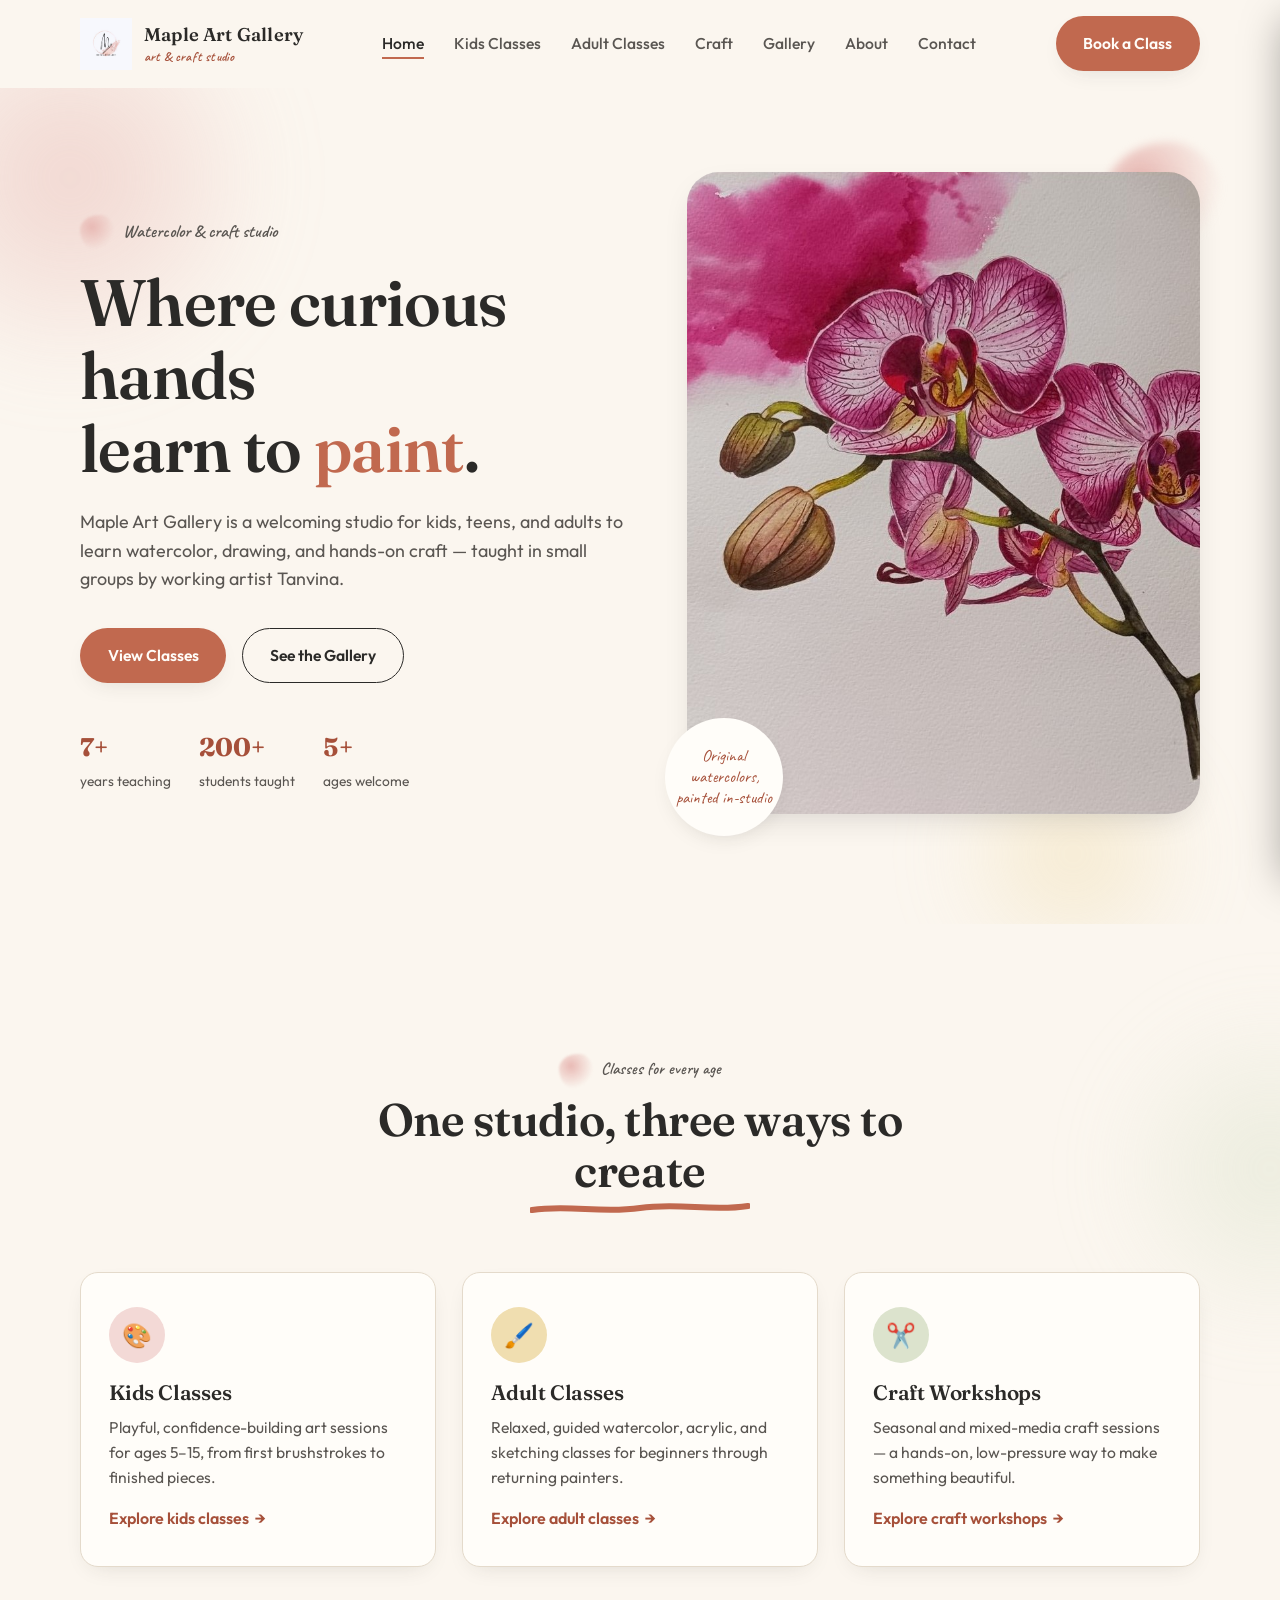
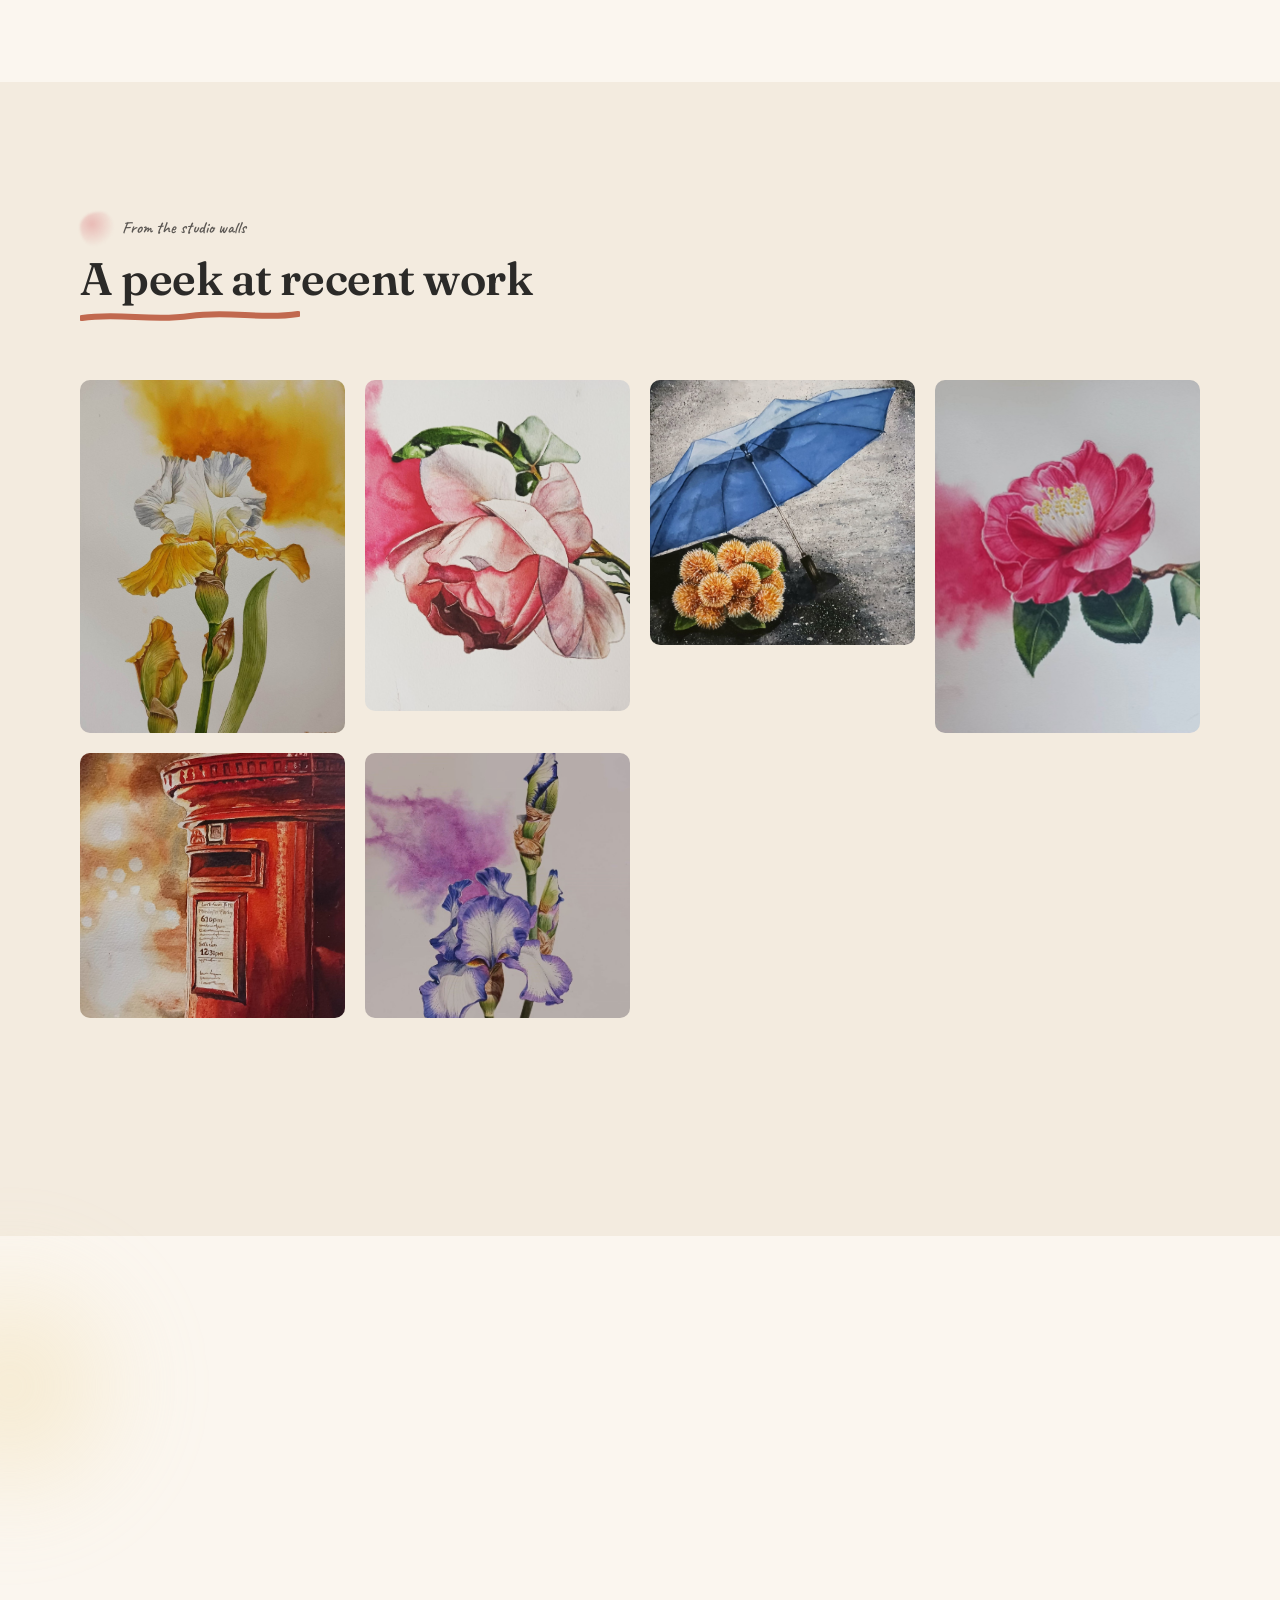
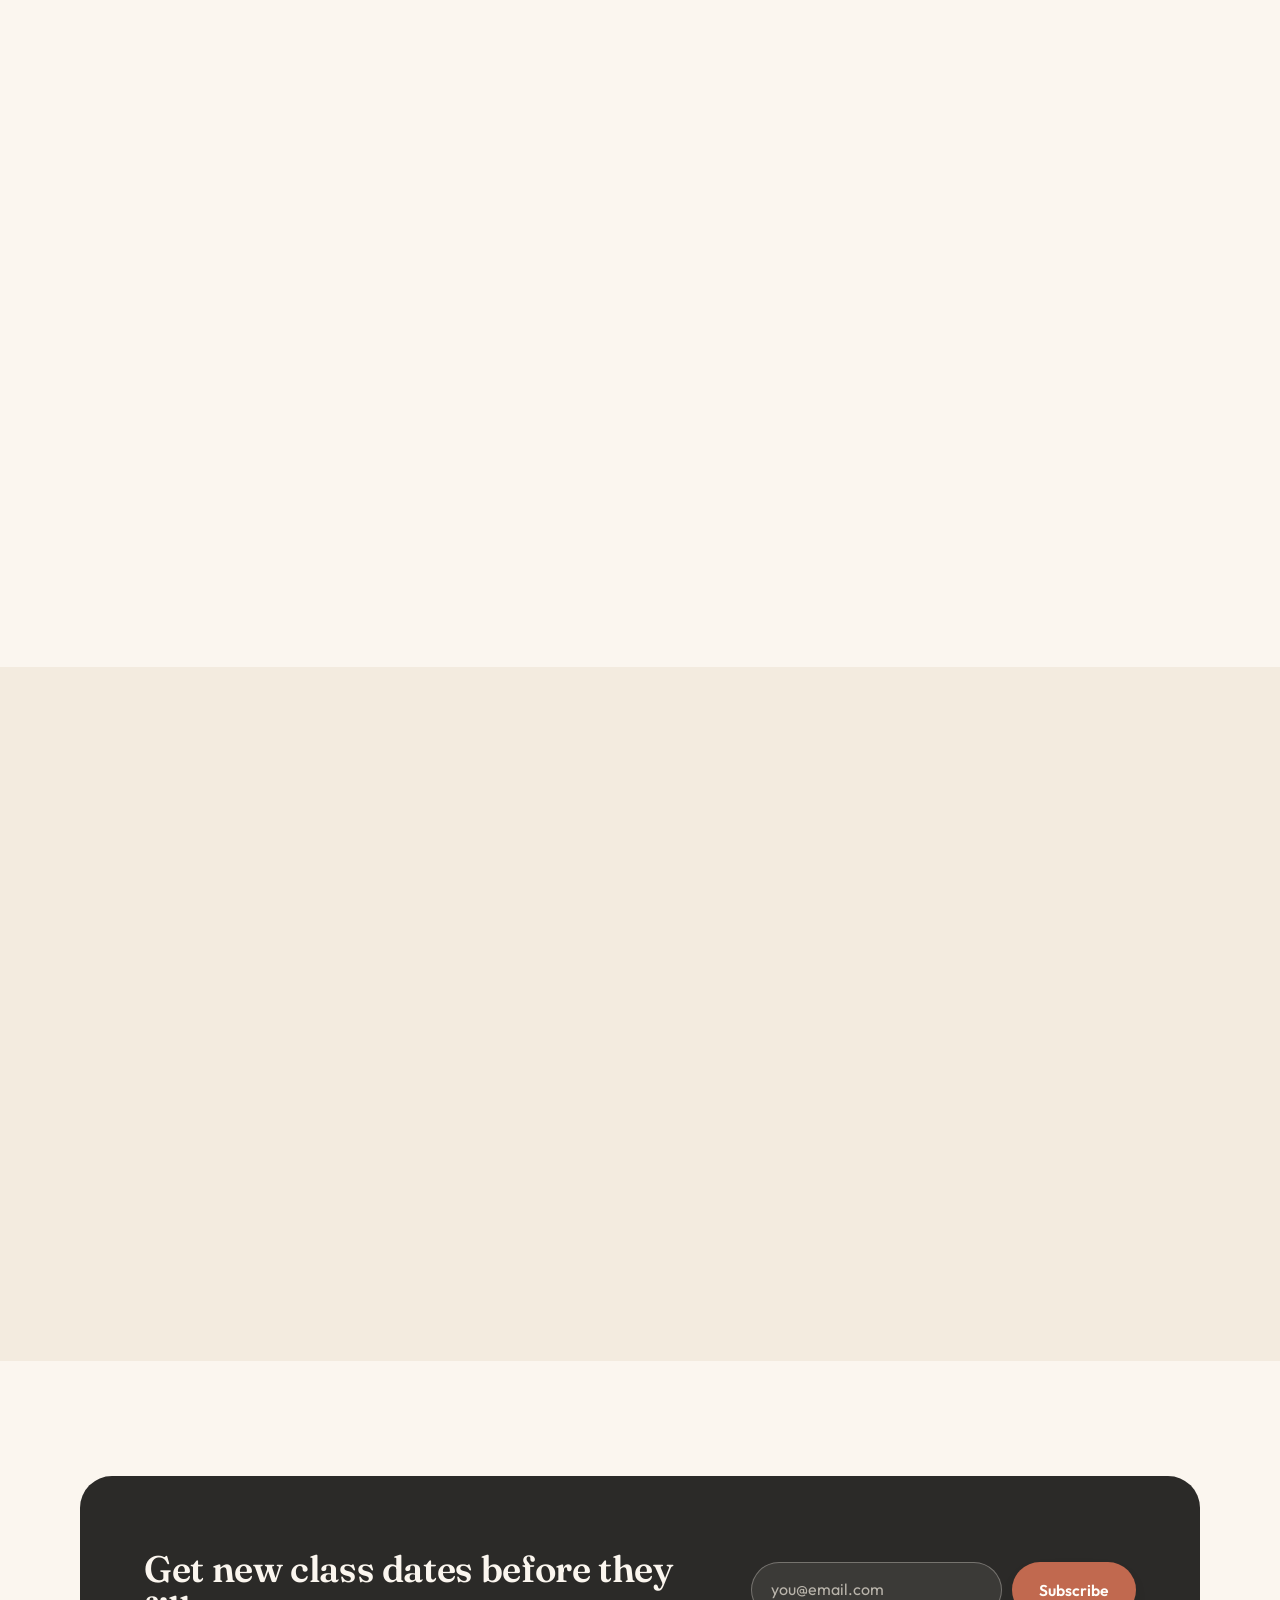
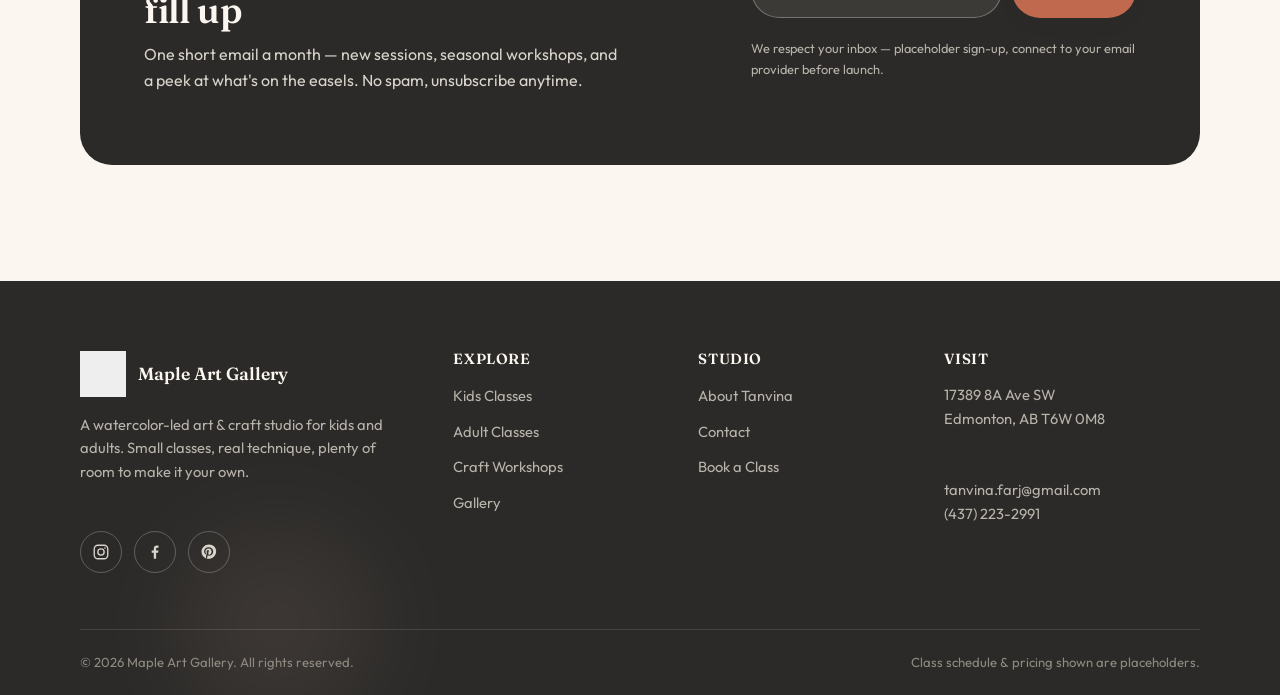
<file: index.html>
<!DOCTYPE html>
<html lang="en">
<head>
<meta charset="UTF-8">
<meta name="viewport" content="width=device-width, initial-scale=1.0">
<title>Maple Art Gallery — Art & Craft Classes for Kids and Adults</title>
<meta name="description" content="Maple Art Gallery is a watercolor-led art & craft studio offering hands-on classes for kids and adults, taught by artist Tanvina. Book a class today.">
<link rel="canonical" href="https://www.mapleartgallery.ca/">
<meta name="theme-color" content="#2B2A28">
<link rel="apple-touch-icon" href="assets/logo.jpg">
<meta property="og:type" content="website">
<meta property="og:site_name" content="Maple Art Gallery">
<meta property="og:title" content="Maple Art Gallery — Art & Craft Classes for Kids and Adults">
<meta property="og:description" content="Maple Art Gallery is a watercolor-led art & craft studio offering hands-on classes for kids and adults, taught by artist Tanvina. Book a class today.">
<meta property="og:image" content="https://www.mapleartgallery.ca/assets/gallery/showcase.jpg">
<meta property="og:url" content="https://www.mapleartgallery.ca/">
<meta name="twitter:card" content="summary_large_image">
<meta name="twitter:title" content="Maple Art Gallery — Art & Craft Classes for Kids and Adults">
<meta name="twitter:description" content="Maple Art Gallery is a watercolor-led art & craft studio offering hands-on classes for kids and adults, taught by artist Tanvina. Book a class today.">
<meta name="twitter:image" content="https://www.mapleartgallery.ca/assets/gallery/showcase.jpg">
<link rel="icon" type="image/jpeg" href="assets/logo.jpg">
<link rel="stylesheet" href="css/style.css">
<script type="application/ld+json">
{
  "@context": "https://schema.org",
  "@type": "ArtGallery",
  "name": "Maple Art Gallery",
  "image": "https://www.mapleartgallery.ca/assets/gallery/showcase.jpg",
  "url": "https://www.mapleartgallery.ca/",
  "telephone": "+1-437-223-2991",
  "email": "tanvina.farj@gmail.com",
  "priceRange": "$$",
  "address": {
    "@type": "PostalAddress",
    "streetAddress": "17389 8A Ave SW",
    "addressLocality": "Edmonton",
    "addressRegion": "AB",
    "postalCode": "T6W 0M8",
    "addressCountry": "CA"
  },
  "openingHoursSpecification": [
    {"@type":"OpeningHoursSpecification","dayOfWeek":["Monday","Tuesday","Wednesday","Thursday","Friday"],"opens":"10:00","closes":"19:00"},
    {"@type":"OpeningHoursSpecification","dayOfWeek":"Saturday","opens":"09:00","closes":"14:00"}
  ],
  "founder": { "@type": "Person", "name": "Tanvina" }
}
</script>
</head>
<body>
<a class="skip-link" href="#main-content">Skip to main content</a>

<!-- ========== HEADER ========== -->
<header class="site-header">
  <div class="container">
    <a href="index.html" class="brand">
      <img src="assets/logo.jpg" alt="Maple Art Gallery logo">
      <span class="brand-name">Maple Art Gallery<span>art &amp; craft studio</span></span>
    </a>
    <nav class="main-nav" aria-label="Primary">
      <ul>
        <li><a href="index.html" class="active" aria-current="page">Home</a></li>
        <li><a href="kids-classes.html">Kids Classes</a></li>
        <li><a href="adult-classes.html">Adult Classes</a></li>
        <li><a href="craft.html">Craft</a></li>
        <li><a href="gallery.html">Gallery</a></li>
        <li><a href="about.html">About</a></li>
        <li><a href="contact.html">Contact</a></li>
      </ul>
    </nav>
    <a href="contact.html" class="btn btn-primary header-cta">Book a Class</a>
    <button class="nav-toggle" aria-label="Toggle menu" aria-expanded="false">
      <span></span><span></span><span></span>
    </button>
  </div>
</header>
<div class="nav-scrim"></div>
<aside class="mobile-nav" aria-label="Mobile menu">
  <div class="mobile-nav-top">
    <span class="brand-name">Maple Art Gallery</span>
    <button class="nav-toggle mobile-nav-close" aria-label="Close menu">
      <span style="transform:translateY(7px) rotate(45deg)"></span>
      <span style="opacity:0"></span>
      <span style="transform:translateY(-7px) rotate(-45deg)"></span>
    </button>
  </div>
  <ul>
    <li><a href="index.html">Home</a></li>
    <li><a href="kids-classes.html">Kids Classes</a></li>
    <li><a href="adult-classes.html">Adult Classes</a></li>
    <li><a href="craft.html">Craft</a></li>
    <li><a href="gallery.html">Gallery</a></li>
    <li><a href="about.html">About</a></li>
    <li><a href="contact.html">Contact</a></li>
  </ul>
  <a href="contact.html" class="btn btn-primary">Book a Class</a>
</aside>
<main id="main-content">

<!-- ========== HERO ========== -->
<section class="hero">
  <div class="bloom bloom--blush" style="width:420px;height:420px;top:-120px;left:-140px;"></div>
  <div class="bloom bloom--gold" style="width:260px;height:260px;bottom:-60px;right:6%;"></div>
  <div class="container">
    <div class="hero-copy reveal">
      <p class="eyebrow">Watercolor &amp; craft studio</p>
      <h1>Where curious hands<br>learn to <em>paint</em>.</h1>
      <p>Maple Art Gallery is a welcoming studio for kids, teens, and adults to learn watercolor, drawing, and hands-on craft — taught in small groups by working artist Tanvina.</p>
      <div class="hero-actions">
        <a href="kids-classes.html" class="btn btn-primary">View Classes</a>
        <a href="gallery.html" class="btn btn-outline">See the Gallery</a>
      </div>
      <div class="hero-meta">
        <div><strong>7+</strong><span>years teaching</span></div>
        <div><strong>200+</strong><span>students taught</span></div>
        <div><strong>5+</strong><span>ages welcome</span></div>
      </div>
    </div>
    <div class="hero-art reveal">
      <div class="hero-swatch"></div>
      <div class="hero-frame">
        <img src="assets/gallery/showcase.jpg" alt="Watercolor painting of flowers by Maple Art Gallery founder Tanvina" width="800" height="1000">
      </div>
      <div class="hero-badge">Original watercolors, painted in-studio</div>
    </div>
  </div>
</section>

<!-- ========== VALUE STRIP ========== -->
<section class="section">
  <div class="bloom bloom--sage" style="width:340px;height:340px;top:10%;right:-160px;"></div>
  <div class="container">
    <div class="section-head center reveal">
      <p class="eyebrow">Classes for every age</p>
      <h2>One studio, three ways to create</h2>
      <svg class="brush-underline" viewBox="0 0 220 14" aria-hidden="true"><path d="M2,8 C40,2 70,12 110,6 C150,0 180,10 218,4"/></svg>
    </div>
    <div class="value-grid reveal-stagger">
      <div class="value-card">
        <div class="value-icon" style="background:var(--blush-soft);">🎨</div>
        <h3>Kids Classes</h3>
        <p>Playful, confidence-building art sessions for ages 5–15, from first brushstrokes to finished pieces.</p>
        <a href="kids-classes.html">Explore kids classes <span class="arrow">→</span></a>
      </div>
      <div class="value-card">
        <div class="value-icon" style="background:var(--gold-soft);">🖌️</div>
        <h3>Adult Classes</h3>
        <p>Relaxed, guided watercolor, acrylic, and sketching classes for beginners through returning painters.</p>
        <a href="adult-classes.html">Explore adult classes <span class="arrow">→</span></a>
      </div>
      <div class="value-card">
        <div class="value-icon" style="background:var(--sage-soft);">✂️</div>
        <h3>Craft Workshops</h3>
        <p>Seasonal and mixed-media craft sessions — a hands-on, low-pressure way to make something beautiful.</p>
        <a href="craft.html">Explore craft workshops <span class="arrow">→</span></a>
      </div>
    </div>
  </div>
</section>

<!-- ========== GALLERY PREVIEW ========== -->
<section class="section section--deep">
  <div class="container">
    <div class="section-head reveal">
      <p class="eyebrow">From the studio walls</p>
      <h2>A peek at recent work</h2>
      <svg class="brush-underline" viewBox="0 0 220 14" aria-hidden="true"><path d="M2,8 C40,2 70,12 110,6 C150,0 180,10 218,4"/></svg>
    </div>
    <div class="gallery-grid masonry reveal-stagger">
      <div class="gallery-item"><img src="assets/gallery/yellow-iris.jpg" alt="Watercolor painting of a yellow iris" loading="lazy"><div class="cap">Yellow Iris</div></div>
      <div class="gallery-item"><img src="assets/gallery/pink-rose.jpg" alt="Watercolor painting of a pink rose" loading="lazy"><div class="cap">Pink Rose</div></div>
      <div class="gallery-item"><img src="assets/gallery/blue-umbrella.jpg" alt="Watercolor painting of a blue umbrella" loading="lazy"><div class="cap">Blue Umbrella</div></div>
      <div class="gallery-item"><img src="assets/gallery/camellia.jpg" alt="Watercolor painting of a camellia flower" loading="lazy"><div class="cap">Camellia</div></div>
      <div class="gallery-item"><img src="assets/gallery/postbox.jpg" alt="Watercolor painting of a vintage postbox" loading="lazy"><div class="cap">Postbox</div></div>
      <div class="gallery-item"><img src="assets/gallery/purple-iris.jpg" alt="Watercolor painting of a purple iris" loading="lazy"><div class="cap">Purple Iris</div></div>
    </div>
    <div class="text-center mt-lg reveal">
      <a href="gallery.html" class="btn btn-outline">View Full Gallery</a>
    </div>
  </div>
</section>

<!-- ========== FOUNDER TEASER ========== -->
<section class="section">
  <div class="bloom bloom--gold" style="width:300px;height:300px;top:0;left:-140px;"></div>
  <div class="container">
    <div class="split reveal">
      <div class="split-media">
        <img src="assets/founder.jpg" alt="Tanvina, founder and lead instructor at Maple Art Gallery" loading="lazy" width="640" height="800">
      </div>
      <div class="split-copy">
        <p class="eyebrow">Meet your instructor</p>
        <h2>Taught by an artist who still paints every day</h2>
        <p>Tanvina founded Maple Art Gallery to share the quiet, focused joy of watercolor with students of every age. Her own botanical and still-life work — much of it on display around the studio — shapes the way she teaches: patiently, hands-on, and always encouraging.</p>
        <p>Every class blends real technique with room to make it your own.</p>
        <a href="about.html" class="btn btn-ghost mt-lg">Read Tanvina's story</a>
      </div>
    </div>
  </div>
</section>

<!-- ========== TESTIMONIALS ========== -->
<section class="section section--deep">
  <div class="container">
    <div class="section-head center reveal">
      <p class="eyebrow">Loved by families &amp; hobbyists</p>
      <h2>What our students say</h2>
      <svg class="brush-underline" viewBox="0 0 220 14" aria-hidden="true"><path d="M2,8 C40,2 70,12 110,6 C150,0 180,10 218,4"/></svg>
    </div>
    <div class="testi-grid reveal-stagger">
      <div class="testi-card">
        <div class="testi-stars">★★★★★</div>
        <p>"My daughter looks forward to Saturday mornings all week. She's more patient and proud of her work than I've ever seen her."</p>
        <div class="testi-who">
          <div class="testi-avatar">R</div>
          <div><strong>Rina M.</strong><span>Parent, Kids Watercolor</span></div>
        </div>
      </div>
      <div class="testi-card">
        <div class="testi-stars">★★★★★</div>
        <p>"I hadn't picked up a brush since school. Tanvina made it so easy to start again — small class, real feedback, no judgment."</p>
        <div class="testi-who">
          <div class="testi-avatar">D</div>
          <div><strong>David K.</strong><span>Adult Beginner Watercolor</span></div>
        </div>
      </div>
      <div class="testi-card">
        <div class="testi-stars">★★★★★</div>
        <p>"The craft workshop was the perfect girls' night. We left with something we actually wanted to hang up — and booked the next one immediately."</p>
        <div class="testi-who">
          <div class="testi-avatar">S</div>
          <div><strong>Sana P.</strong><span>Craft Workshop Guest</span></div>
        </div>
      </div>
    </div>
  </div>
</section>

<!-- ========== NEWSLETTER / CTA BAND ========== -->
<section class="section">
  <div class="container">
    <div class="cta-band reveal">
      <div>
        <h2>Get new class dates before they fill up</h2>
        <p>One short email a month — new sessions, seasonal workshops, and a peek at what's on the easels. No spam, unsubscribe anytime.</p>
      </div>
      <form class="cta-form" novalidate>
        <input type="email" name="email" placeholder="you@email.com" required aria-label="Email address">
        <button type="submit" class="btn btn-primary">Subscribe</button>
        <small>We respect your inbox — placeholder sign-up, connect to your email provider before launch.</small>
      </form>
    </div>
  </div>
</section>

<!-- ========== FOOTER ========== -->
</main>

<footer class="site-footer">
  <div class="bloom bloom--blush" style="width:300px;height:300px;bottom:-80px;left:10%;opacity:.12;"></div>
  <div class="container">
    <div class="footer-grid">
      <div>
        <div class="footer-brand">
          <img src="assets/logo.jpg" alt="Maple Art Gallery logo">
          <span>Maple Art Gallery</span>
        </div>
        <p>A watercolor-led art &amp; craft studio for kids and adults. Small classes, real technique, plenty of room to make it your own.</p>
        <div class="social-row mt-lg">
          <a href="#" aria-label="Instagram" target="_blank" rel="noopener"><svg viewBox="0 0 24 24" width="18" height="18" fill="none" stroke="currentColor" stroke-width="1.8" stroke-linecap="round" stroke-linejoin="round"><rect x="3" y="3" width="18" height="18" rx="5"/><circle cx="12" cy="12" r="4.2"/><circle cx="17.3" cy="6.7" r="1.1" fill="currentColor" stroke="none"/></svg></a>
          <a href="#" aria-label="Facebook" target="_blank" rel="noopener"><svg viewBox="0 0 24 24" width="18" height="18" fill="currentColor"><path d="M13.5 21v-8h2.7l.4-3.1h-3.1V7.9c0-.9.25-1.5 1.55-1.5H16.7V3.6c-.28-.04-1.25-.12-2.37-.12-2.35 0-3.96 1.43-3.96 4.06v2.34H7.6v3.1h2.77V21h3.13z"/></svg></a>
          <a href="#" aria-label="Pinterest" target="_blank" rel="noopener"><svg viewBox="0 0 24 24" width="18" height="18" fill="currentColor"><path d="M12 2C6.48 2 2 6.35 2 11.7c0 4.02 2.5 7.45 6.02 8.86-.08-.75-.16-1.9.03-2.72.17-.75 1.1-4.78 1.1-4.78s-.28-.57-.28-1.4c0-1.32.77-2.3 1.72-2.3.81 0 1.2.6 1.2 1.33 0 .81-.52 2.02-.78 3.14-.22.94.47 1.7 1.4 1.7 1.67 0 2.96-1.76 2.96-4.3 0-2.25-1.62-3.82-3.93-3.82-2.68 0-4.25 2-4.25 4.06 0 .8.31 1.67.7 2.13.08.09.09.17.06.27l-.26 1.05c-.04.17-.14.21-.32.13-1.2-.55-1.94-2.29-1.94-3.69 0-3 2.18-5.76 6.29-5.76 3.3 0 5.87 2.35 5.87 5.5 0 3.28-2.07 5.92-4.94 5.92-.96 0-1.87-.5-2.18-1.09l-.59 2.27c-.22.82-.81 1.85-1.2 2.48.9.28 1.85.43 2.84.43 5.52 0 10-4.35 10-9.7C22 6.35 17.52 2 12 2z"/></svg></a>
        </div>
      </div>
      <div class="footer-col">
        <h4>Explore</h4>
        <ul>
          <li><a href="kids-classes.html">Kids Classes</a></li>
          <li><a href="adult-classes.html">Adult Classes</a></li>
          <li><a href="craft.html">Craft Workshops</a></li>
          <li><a href="gallery.html">Gallery</a></li>
        </ul>
      </div>
      <div class="footer-col">
        <h4>Studio</h4>
        <ul>
          <li><a href="about.html">About Tanvina</a></li>
          <li><a href="contact.html">Contact</a></li>
          <li><a href="contact.html">Book a Class</a></li>
        </ul>
      </div>
      <div class="footer-col">
        <h4>Visit</h4>
        <p>17389 8A Ave SW<br>Edmonton, AB T6W 0M8</p>
        <p class="mt-lg">tanvina.farj@gmail.com<br>(437) 223-2991</p>
      </div>
    </div>
    <div class="footer-bottom">
      <span>© <span data-year>2026</span> Maple Art Gallery. All rights reserved.</span>
      <span>Class schedule &amp; pricing shown are placeholders.</span>
    </div>
  </div>
</footer>

<script src="js/main.js"></script>
</body>
</html>
</file>
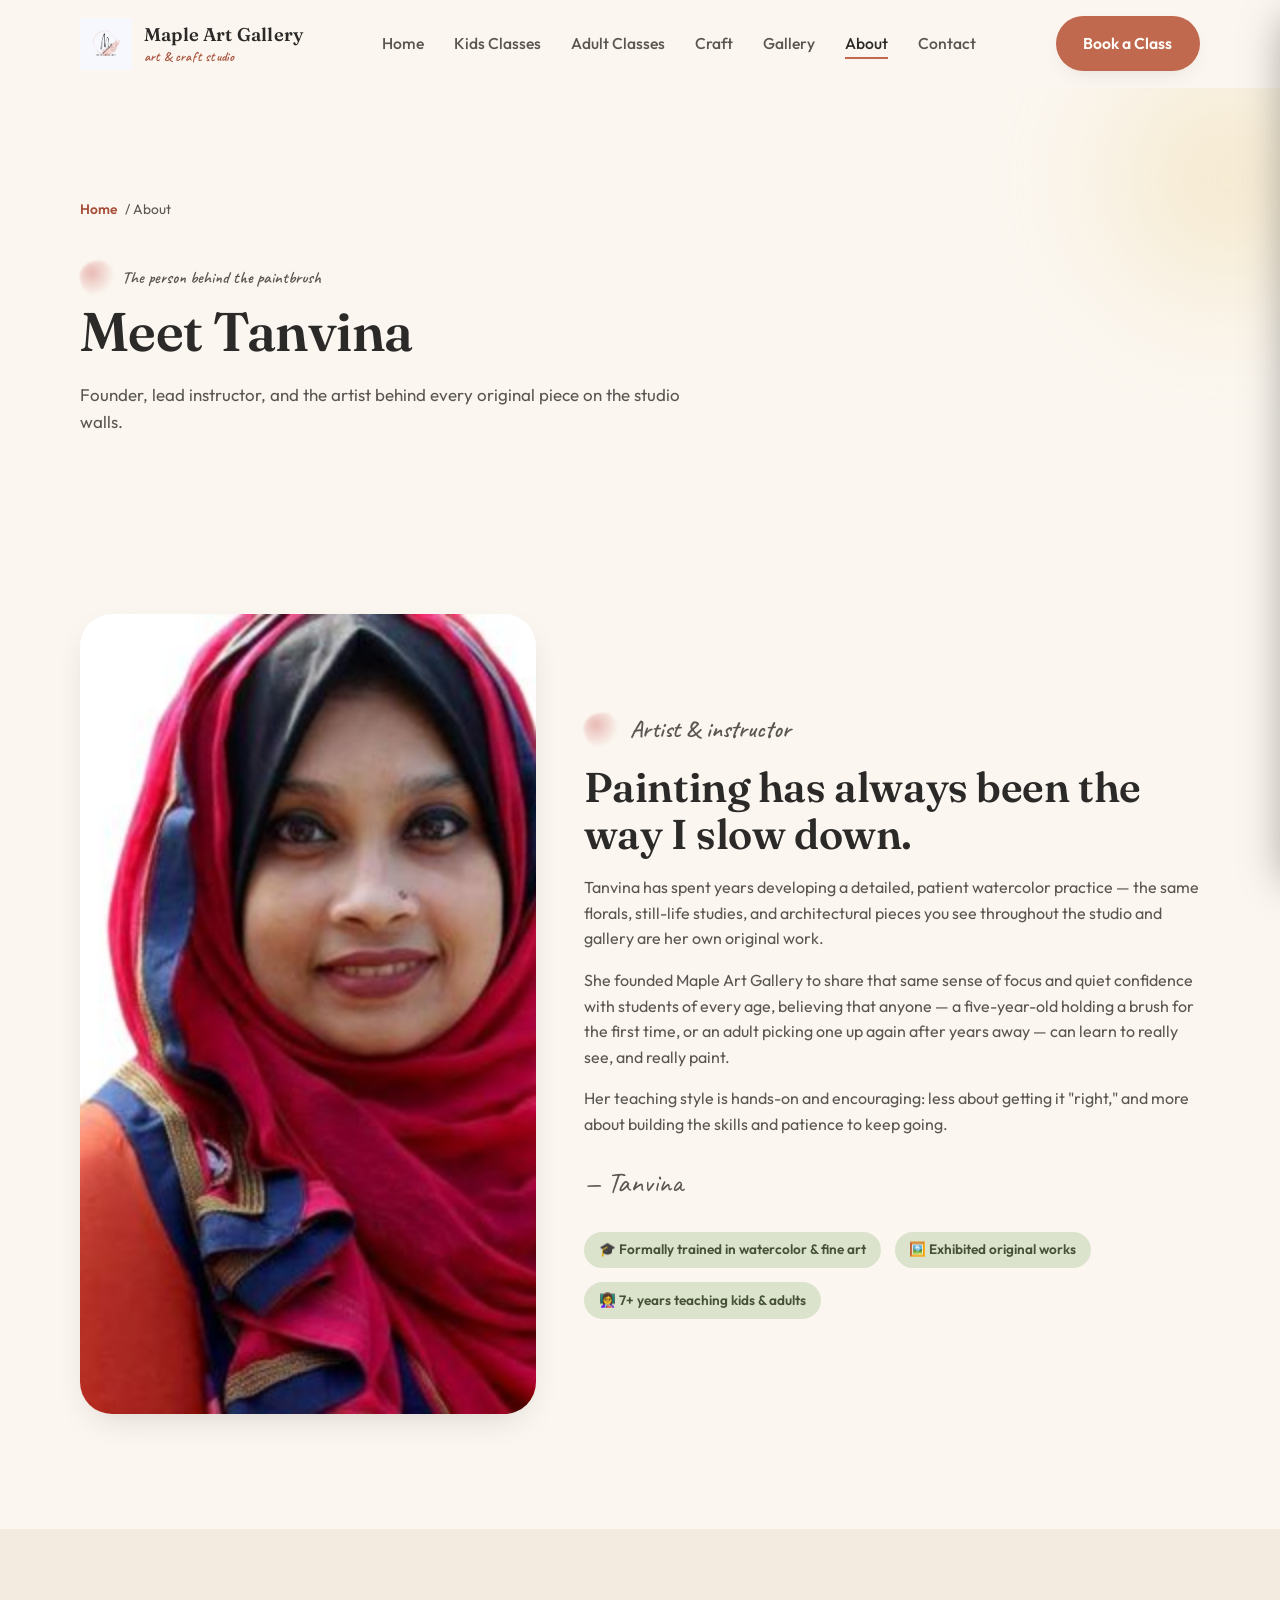
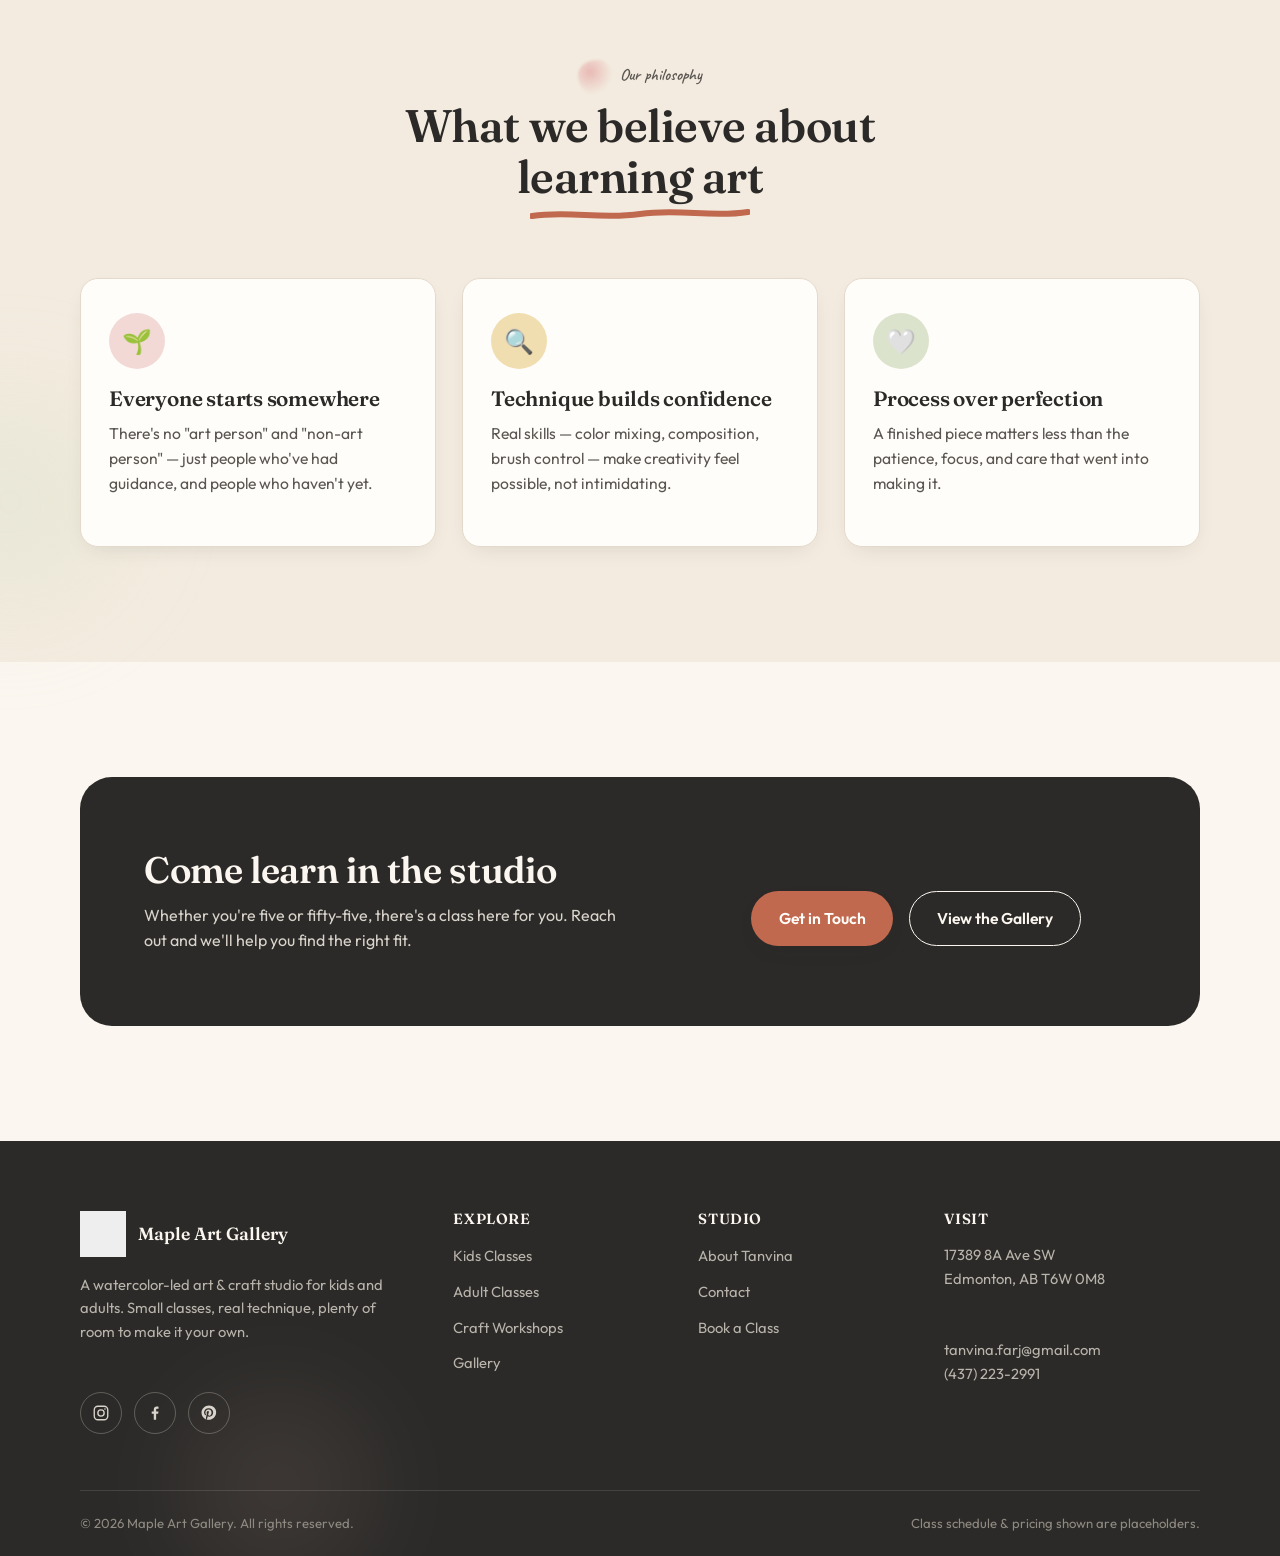
<file: about.html>
<!DOCTYPE html>
<html lang="en">
<head>
<meta charset="UTF-8">
<meta name="viewport" content="width=device-width, initial-scale=1.0">
<title>About Tanvina — Maple Art Gallery</title>
<meta name="description" content="Meet Tanvina, founder and lead instructor of Maple Art Gallery — a working watercolor artist teaching kids and adults.">
<link rel="canonical" href="https://www.mapleartgallery.ca/about.html">
<meta name="theme-color" content="#2B2A28">
<link rel="apple-touch-icon" href="assets/logo.jpg">
<meta property="og:type" content="website">
<meta property="og:site_name" content="Maple Art Gallery">
<meta property="og:title" content="About Tanvina — Maple Art Gallery">
<meta property="og:description" content="Meet Tanvina, founder and lead instructor of Maple Art Gallery — a working watercolor artist teaching kids and adults.">
<meta property="og:image" content="https://www.mapleartgallery.ca/assets/gallery/showcase.jpg">
<meta property="og:url" content="https://www.mapleartgallery.ca/about.html">
<meta name="twitter:card" content="summary_large_image">
<meta name="twitter:title" content="About Tanvina — Maple Art Gallery">
<meta name="twitter:description" content="Meet Tanvina, founder and lead instructor of Maple Art Gallery — a working watercolor artist teaching kids and adults.">
<meta name="twitter:image" content="https://www.mapleartgallery.ca/assets/gallery/showcase.jpg">
<link rel="icon" type="image/jpeg" href="assets/logo.jpg">
<link rel="stylesheet" href="css/style.css">
<script type="application/ld+json">
{
  "@context": "https://schema.org",
  "@type": "ArtGallery",
  "name": "Maple Art Gallery",
  "image": "https://www.mapleartgallery.ca/assets/gallery/showcase.jpg",
  "url": "https://www.mapleartgallery.ca/about.html",
  "telephone": "+1-437-223-2991",
  "email": "tanvina.farj@gmail.com",
  "priceRange": "$$",
  "address": {
    "@type": "PostalAddress",
    "streetAddress": "17389 8A Ave SW",
    "addressLocality": "Edmonton",
    "addressRegion": "AB",
    "postalCode": "T6W 0M8",
    "addressCountry": "CA"
  },
  "openingHoursSpecification": [
    {"@type":"OpeningHoursSpecification","dayOfWeek":["Monday","Tuesday","Wednesday","Thursday","Friday"],"opens":"10:00","closes":"19:00"},
    {"@type":"OpeningHoursSpecification","dayOfWeek":"Saturday","opens":"09:00","closes":"14:00"}
  ],
  "founder": { "@type": "Person", "name": "Tanvina" }
}
</script>
</head>
<body>
<a class="skip-link" href="#main-content">Skip to main content</a>

<header class="site-header">
  <div class="container">
    <a href="index.html" class="brand">
      <img src="assets/logo.jpg" alt="Maple Art Gallery logo">
      <span class="brand-name">Maple Art Gallery<span>art &amp; craft studio</span></span>
    </a>
    <nav class="main-nav" aria-label="Primary">
      <ul>
        <li><a href="index.html">Home</a></li>
        <li><a href="kids-classes.html">Kids Classes</a></li>
        <li><a href="adult-classes.html">Adult Classes</a></li>
        <li><a href="craft.html">Craft</a></li>
        <li><a href="gallery.html">Gallery</a></li>
        <li><a href="about.html" class="active" aria-current="page">About</a></li>
        <li><a href="contact.html">Contact</a></li>
      </ul>
    </nav>
    <a href="contact.html" class="btn btn-primary header-cta">Book a Class</a>
    <button class="nav-toggle" aria-label="Toggle menu" aria-expanded="false">
      <span></span><span></span><span></span>
    </button>
  </div>
</header>
<div class="nav-scrim"></div>
<aside class="mobile-nav" aria-label="Mobile menu">
  <div class="mobile-nav-top">
    <span class="brand-name">Maple Art Gallery</span>
    <button class="nav-toggle mobile-nav-close" aria-label="Close menu">
      <span style="transform:translateY(7px) rotate(45deg)"></span>
      <span style="opacity:0"></span>
      <span style="transform:translateY(-7px) rotate(-45deg)"></span>
    </button>
  </div>
  <ul>
    <li><a href="index.html">Home</a></li>
    <li><a href="kids-classes.html">Kids Classes</a></li>
    <li><a href="adult-classes.html">Adult Classes</a></li>
    <li><a href="craft.html">Craft</a></li>
    <li><a href="gallery.html">Gallery</a></li>
    <li><a href="about.html">About</a></li>
    <li><a href="contact.html">Contact</a></li>
  </ul>
  <a href="contact.html" class="btn btn-primary">Book a Class</a>
</aside>
<main id="main-content">

<section class="page-hero">
  <div class="bloom bloom--gold" style="width:380px;height:380px;top:-100px;right:-140px;"></div>
  <div class="container">
    <div class="breadcrumb"><a href="index.html">Home</a> / About</div>
    <p class="eyebrow">The person behind the paintbrush</p>
    <h1>Meet Tanvina</h1>
    <p>Founder, lead instructor, and the artist behind every original piece on the studio walls.</p>
  </div>
</section>

<section class="section">
  <div class="container">
    <div class="split reveal">
      <div class="split-media">
        <img src="assets/founder.jpg" alt="Tanvina, founder and lead instructor at Maple Art Gallery" loading="lazy" width="640" height="800">
      </div>
      <div class="split-copy">
        <p class="eyebrow">Artist &amp; instructor</p>
        <h2>Painting has always been the way I slow down.</h2>
        <p>Tanvina has spent years developing a detailed, patient watercolor practice — the same florals, still-life studies, and architectural pieces you see throughout the studio and gallery are her own original work.</p>
        <p>She founded Maple Art Gallery to share that same sense of focus and quiet confidence with students of every age, believing that anyone — a five-year-old holding a brush for the first time, or an adult picking one up again after years away — can learn to really see, and really paint.</p>
        <p>Her teaching style is hands-on and encouraging: less about getting it "right," and more about building the skills and patience to keep going.</p>
        <p class="signature-line">— Tanvina</p>
        <div class="credentials">
          <span class="credential-pill">🎓 Formally trained in watercolor &amp; fine art</span>
          <span class="credential-pill">🖼️ Exhibited original works</span>
          <span class="credential-pill">👩‍🏫 7+ years teaching kids &amp; adults</span>
        </div>
      </div>
    </div>
  </div>
</section>

<section class="section section--deep">
  <div class="bloom bloom--sage" style="width:320px;height:320px;bottom:0;left:-150px;"></div>
  <div class="container">
    <div class="section-head center reveal">
      <p class="eyebrow">Our philosophy</p>
      <h2>What we believe about learning art</h2>
      <svg class="brush-underline" viewBox="0 0 220 14" aria-hidden="true"><path d="M2,8 C40,2 70,12 110,6 C150,0 180,10 218,4"/></svg>
    </div>
    <div class="value-grid reveal-stagger">
      <div class="value-card">
        <div class="value-icon" style="background:var(--blush-soft);">🌱</div>
        <h3>Everyone starts somewhere</h3>
        <p>There's no "art person" and "non-art person" — just people who've had guidance, and people who haven't yet.</p>
      </div>
      <div class="value-card">
        <div class="value-icon" style="background:var(--gold-soft);">🔍</div>
        <h3>Technique builds confidence</h3>
        <p>Real skills — color mixing, composition, brush control — make creativity feel possible, not intimidating.</p>
      </div>
      <div class="value-card">
        <div class="value-icon" style="background:var(--sage-soft);">🤍</div>
        <h3>Process over perfection</h3>
        <p>A finished piece matters less than the patience, focus, and care that went into making it.</p>
      </div>
    </div>
  </div>
</section>

<section class="section">
  <div class="container">
    <div class="cta-band reveal">
      <div>
        <h2>Come learn in the studio</h2>
        <p>Whether you're five or fifty-five, there's a class here for you. Reach out and we'll help you find the right fit.</p>
      </div>
      <div class="hero-actions">
        <a href="contact.html" class="btn btn-primary">Get in Touch</a>
        <a href="gallery.html" class="btn btn-outline on-dark">View the Gallery</a>
      </div>
    </div>
  </div>
</section>

</main>

<footer class="site-footer">
  <div class="bloom bloom--blush" style="width:300px;height:300px;bottom:-80px;left:10%;opacity:.12;"></div>
  <div class="container">
    <div class="footer-grid">
      <div>
        <div class="footer-brand">
          <img src="assets/logo.jpg" alt="Maple Art Gallery logo">
          <span>Maple Art Gallery</span>
        </div>
        <p>A watercolor-led art &amp; craft studio for kids and adults. Small classes, real technique, plenty of room to make it your own.</p>
        <div class="social-row mt-lg">
          <a href="#" aria-label="Instagram" target="_blank" rel="noopener"><svg viewBox="0 0 24 24" width="18" height="18" fill="none" stroke="currentColor" stroke-width="1.8" stroke-linecap="round" stroke-linejoin="round"><rect x="3" y="3" width="18" height="18" rx="5"/><circle cx="12" cy="12" r="4.2"/><circle cx="17.3" cy="6.7" r="1.1" fill="currentColor" stroke="none"/></svg></a>
          <a href="#" aria-label="Facebook" target="_blank" rel="noopener"><svg viewBox="0 0 24 24" width="18" height="18" fill="currentColor"><path d="M13.5 21v-8h2.7l.4-3.1h-3.1V7.9c0-.9.25-1.5 1.55-1.5H16.7V3.6c-.28-.04-1.25-.12-2.37-.12-2.35 0-3.96 1.43-3.96 4.06v2.34H7.6v3.1h2.77V21h3.13z"/></svg></a>
          <a href="#" aria-label="Pinterest" target="_blank" rel="noopener"><svg viewBox="0 0 24 24" width="18" height="18" fill="currentColor"><path d="M12 2C6.48 2 2 6.35 2 11.7c0 4.02 2.5 7.45 6.02 8.86-.08-.75-.16-1.9.03-2.72.17-.75 1.1-4.78 1.1-4.78s-.28-.57-.28-1.4c0-1.32.77-2.3 1.72-2.3.81 0 1.2.6 1.2 1.33 0 .81-.52 2.02-.78 3.14-.22.94.47 1.7 1.4 1.7 1.67 0 2.96-1.76 2.96-4.3 0-2.25-1.62-3.82-3.93-3.82-2.68 0-4.25 2-4.25 4.06 0 .8.31 1.67.7 2.13.08.09.09.17.06.27l-.26 1.05c-.04.17-.14.21-.32.13-1.2-.55-1.94-2.29-1.94-3.69 0-3 2.18-5.76 6.29-5.76 3.3 0 5.87 2.35 5.87 5.5 0 3.28-2.07 5.92-4.94 5.92-.96 0-1.87-.5-2.18-1.09l-.59 2.27c-.22.82-.81 1.85-1.2 2.48.9.28 1.85.43 2.84.43 5.52 0 10-4.35 10-9.7C22 6.35 17.52 2 12 2z"/></svg></a>
        </div>
      </div>
      <div class="footer-col">
        <h4>Explore</h4>
        <ul>
          <li><a href="kids-classes.html">Kids Classes</a></li>
          <li><a href="adult-classes.html">Adult Classes</a></li>
          <li><a href="craft.html">Craft Workshops</a></li>
          <li><a href="gallery.html">Gallery</a></li>
        </ul>
      </div>
      <div class="footer-col">
        <h4>Studio</h4>
        <ul>
          <li><a href="about.html">About Tanvina</a></li>
          <li><a href="contact.html">Contact</a></li>
          <li><a href="contact.html">Book a Class</a></li>
        </ul>
      </div>
      <div class="footer-col">
        <h4>Visit</h4>
        <p>17389 8A Ave SW<br>Edmonton, AB T6W 0M8</p>
        <p class="mt-lg">tanvina.farj@gmail.com<br>(437) 223-2991</p>
      </div>
    </div>
    <div class="footer-bottom">
      <span>© <span data-year>2026</span> Maple Art Gallery. All rights reserved.</span>
      <span>Class schedule &amp; pricing shown are placeholders.</span>
    </div>
  </div>
</footer>

<script src="js/main.js"></script>
</body>
</html>
</file>
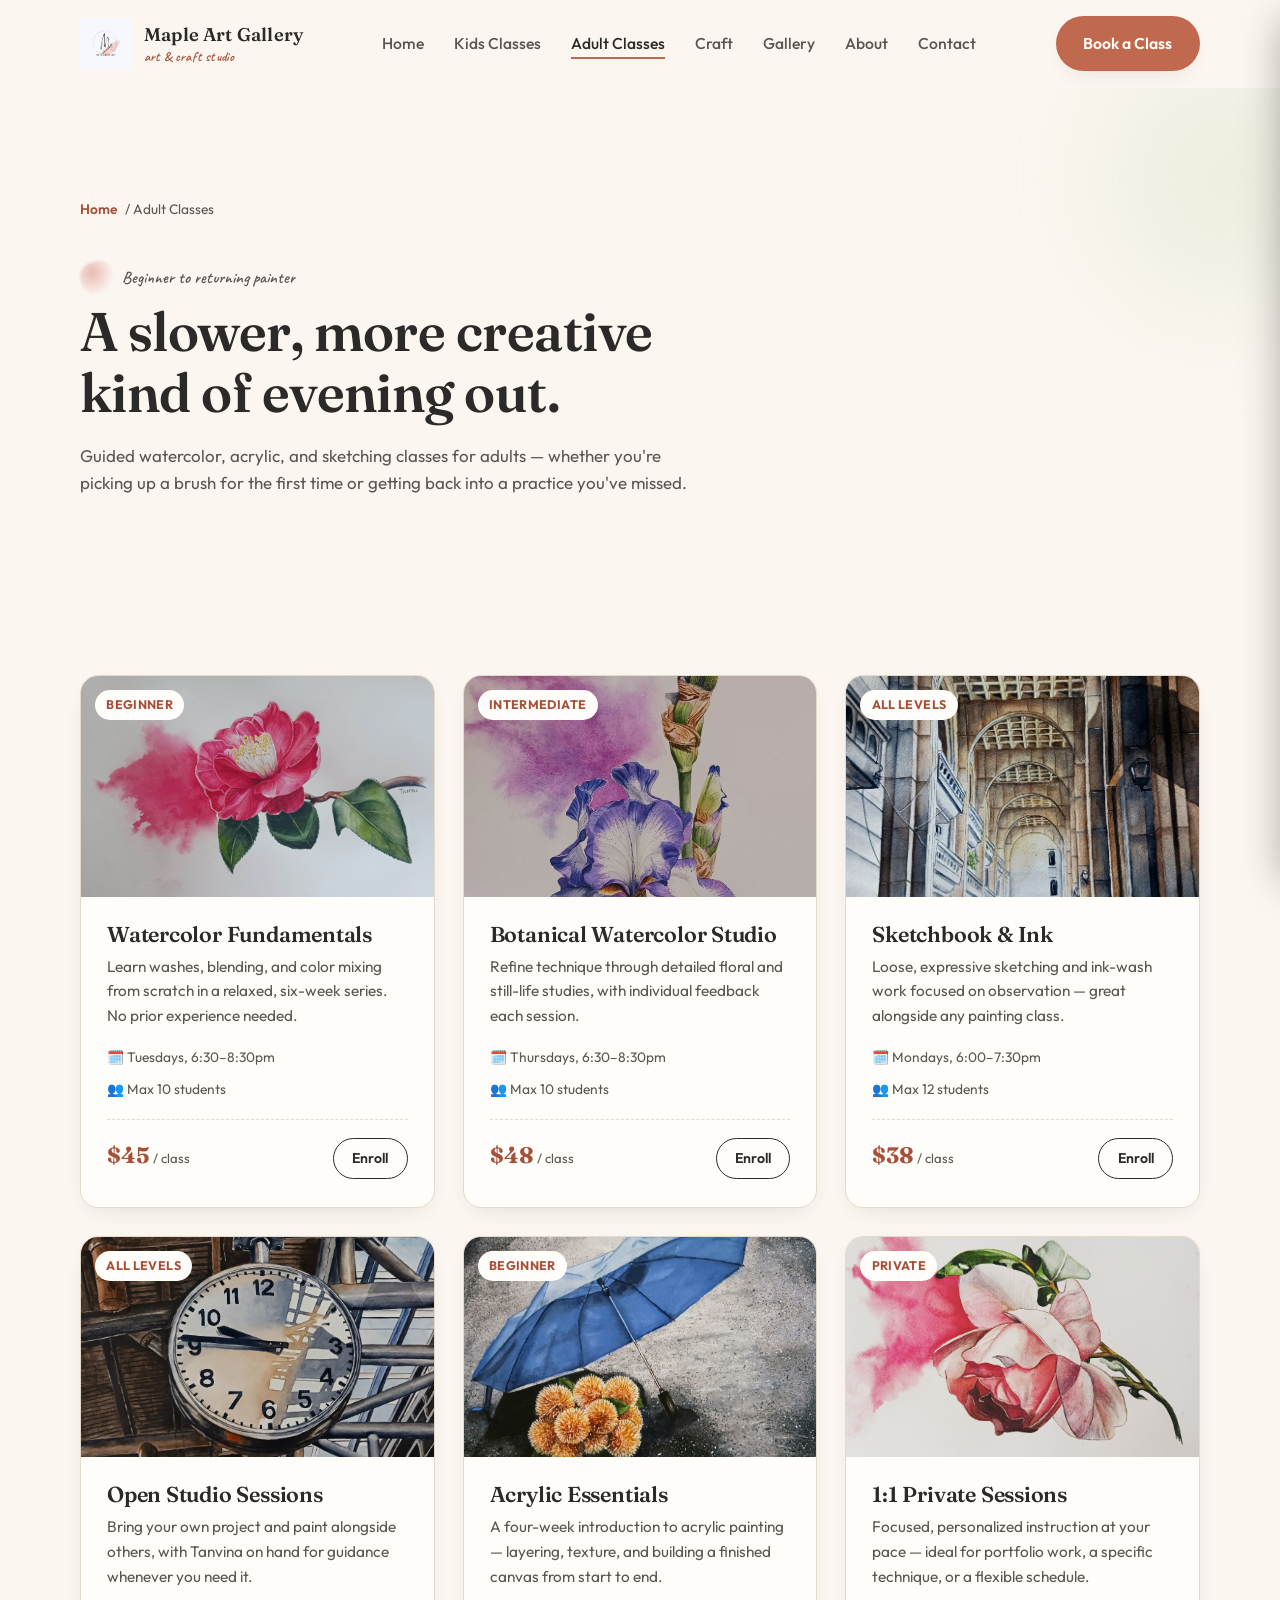
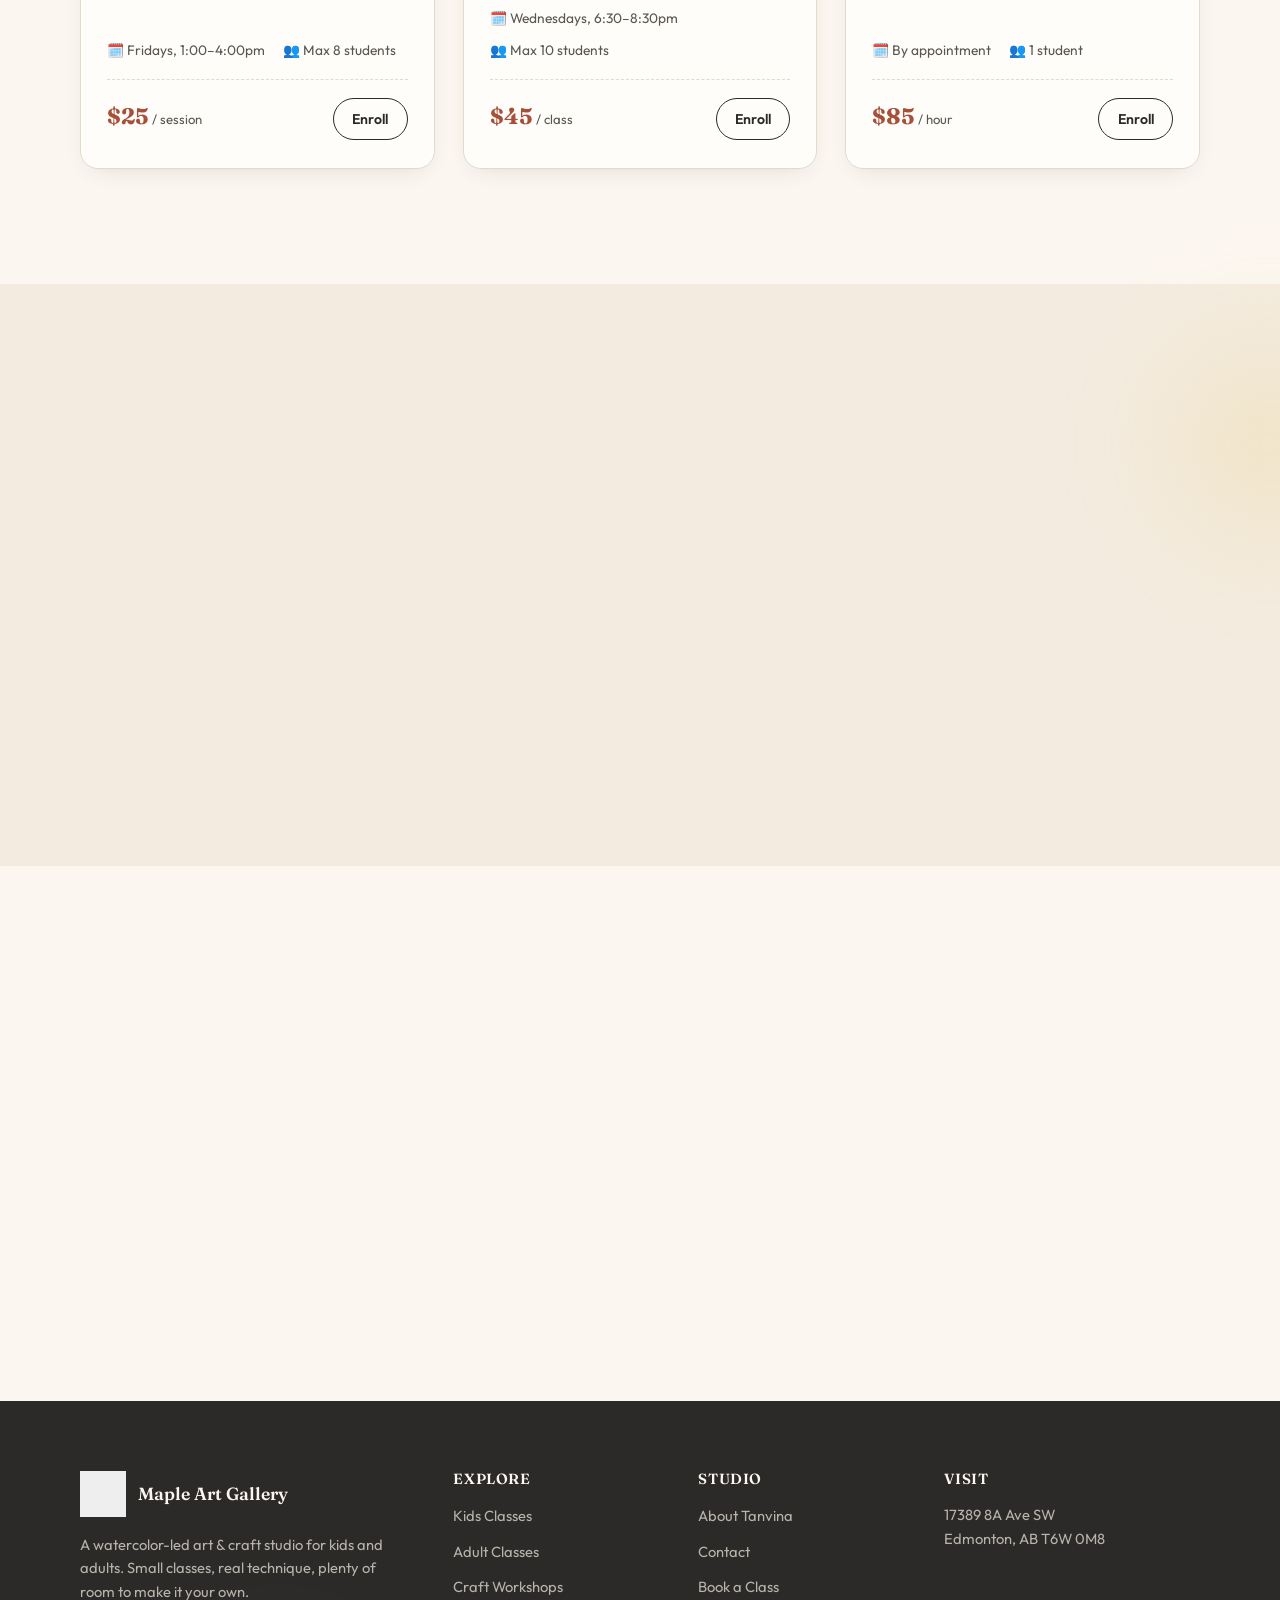
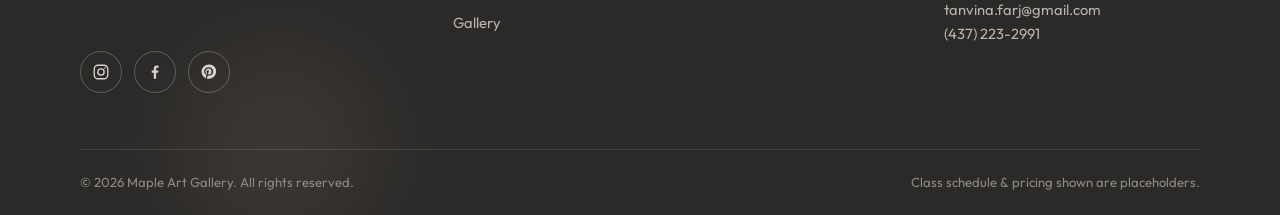
<file: adult-classes.html>
<!DOCTYPE html>
<html lang="en">
<head>
<meta charset="UTF-8">
<meta name="viewport" content="width=device-width, initial-scale=1.0">
<title>Adult Art Classes — Maple Art Gallery</title>
<meta name="description" content="Watercolor, acrylic, and sketching classes for adults at Maple Art Gallery. Beginner-friendly, small groups, no experience required.">
<link rel="canonical" href="https://www.mapleartgallery.ca/adult-classes.html">
<meta name="theme-color" content="#2B2A28">
<link rel="apple-touch-icon" href="assets/logo.jpg">
<meta property="og:type" content="website">
<meta property="og:site_name" content="Maple Art Gallery">
<meta property="og:title" content="Adult Art Classes — Maple Art Gallery">
<meta property="og:description" content="Watercolor, acrylic, and sketching classes for adults at Maple Art Gallery. Beginner-friendly, small groups, no experience required.">
<meta property="og:image" content="https://www.mapleartgallery.ca/assets/gallery/showcase.jpg">
<meta property="og:url" content="https://www.mapleartgallery.ca/adult-classes.html">
<meta name="twitter:card" content="summary_large_image">
<meta name="twitter:title" content="Adult Art Classes — Maple Art Gallery">
<meta name="twitter:description" content="Watercolor, acrylic, and sketching classes for adults at Maple Art Gallery. Beginner-friendly, small groups, no experience required.">
<meta name="twitter:image" content="https://www.mapleartgallery.ca/assets/gallery/showcase.jpg">
<link rel="icon" type="image/jpeg" href="assets/logo.jpg">
<link rel="stylesheet" href="css/style.css">
<script type="application/ld+json">
{
  "@context": "https://schema.org",
  "@type": "ArtGallery",
  "name": "Maple Art Gallery",
  "image": "https://www.mapleartgallery.ca/assets/gallery/showcase.jpg",
  "url": "https://www.mapleartgallery.ca/adult-classes.html",
  "telephone": "+1-437-223-2991",
  "email": "tanvina.farj@gmail.com",
  "priceRange": "$$",
  "address": {
    "@type": "PostalAddress",
    "streetAddress": "17389 8A Ave SW",
    "addressLocality": "Edmonton",
    "addressRegion": "AB",
    "postalCode": "T6W 0M8",
    "addressCountry": "CA"
  },
  "openingHoursSpecification": [
    {"@type":"OpeningHoursSpecification","dayOfWeek":["Monday","Tuesday","Wednesday","Thursday","Friday"],"opens":"10:00","closes":"19:00"},
    {"@type":"OpeningHoursSpecification","dayOfWeek":"Saturday","opens":"09:00","closes":"14:00"}
  ],
  "founder": { "@type": "Person", "name": "Tanvina" }
}
</script>
</head>
<body>
<a class="skip-link" href="#main-content">Skip to main content</a>

<header class="site-header">
  <div class="container">
    <a href="index.html" class="brand">
      <img src="assets/logo.jpg" alt="Maple Art Gallery logo">
      <span class="brand-name">Maple Art Gallery<span>art &amp; craft studio</span></span>
    </a>
    <nav class="main-nav" aria-label="Primary">
      <ul>
        <li><a href="index.html">Home</a></li>
        <li><a href="kids-classes.html">Kids Classes</a></li>
        <li><a href="adult-classes.html" class="active" aria-current="page">Adult Classes</a></li>
        <li><a href="craft.html">Craft</a></li>
        <li><a href="gallery.html">Gallery</a></li>
        <li><a href="about.html">About</a></li>
        <li><a href="contact.html">Contact</a></li>
      </ul>
    </nav>
    <a href="contact.html" class="btn btn-primary header-cta">Book a Class</a>
    <button class="nav-toggle" aria-label="Toggle menu" aria-expanded="false">
      <span></span><span></span><span></span>
    </button>
  </div>
</header>
<div class="nav-scrim"></div>
<aside class="mobile-nav" aria-label="Mobile menu">
  <div class="mobile-nav-top">
    <span class="brand-name">Maple Art Gallery</span>
    <button class="nav-toggle mobile-nav-close" aria-label="Close menu">
      <span style="transform:translateY(7px) rotate(45deg)"></span>
      <span style="opacity:0"></span>
      <span style="transform:translateY(-7px) rotate(-45deg)"></span>
    </button>
  </div>
  <ul>
    <li><a href="index.html">Home</a></li>
    <li><a href="kids-classes.html">Kids Classes</a></li>
    <li><a href="adult-classes.html">Adult Classes</a></li>
    <li><a href="craft.html">Craft</a></li>
    <li><a href="gallery.html">Gallery</a></li>
    <li><a href="about.html">About</a></li>
    <li><a href="contact.html">Contact</a></li>
  </ul>
  <a href="contact.html" class="btn btn-primary">Book a Class</a>
</aside>
<main id="main-content">

<section class="page-hero">
  <div class="bloom bloom--sage" style="width:380px;height:380px;top:-100px;right:-140px;"></div>
  <div class="container">
    <div class="breadcrumb"><a href="index.html">Home</a> / Adult Classes</div>
    <p class="eyebrow">Beginner to returning painter</p>
    <h1>A slower, more creative kind of evening out.</h1>
    <p>Guided watercolor, acrylic, and sketching classes for adults — whether you're picking up a brush for the first time or getting back into a practice you've missed.</p>
  </div>
</section>

<section class="section">
  <div class="container">
    <div class="class-grid cols-3 reveal-stagger">

      <div class="class-card">
        <div class="media">
          <span class="class-tag">Beginner</span>
          <img src="assets/gallery/camellia.jpg" alt="Watercolor painting of a camellia flower, example of beginner adult work" loading="lazy">
        </div>
        <div class="class-body">
          <h3>Watercolor Fundamentals</h3>
          <p>Learn washes, blending, and color mixing from scratch in a relaxed, six-week series. No prior experience needed.</p>
          <div class="class-facts">
            <span>🗓️ Tuesdays, 6:30–8:30pm</span>
            <span>👥 Max 10 students</span>
          </div>
          <div class="class-price">
            <div><strong>$45</strong><span> / class</span></div>
            <a href="contact.html" class="btn btn-sm btn-outline">Enroll</a>
          </div>
        </div>
      </div>

      <div class="class-card">
        <div class="media">
          <span class="class-tag">Intermediate</span>
          <img src="assets/gallery/purple-iris.jpg" alt="Watercolor painting of a purple iris, example of intermediate adult work" loading="lazy">
        </div>
        <div class="class-body">
          <h3>Botanical Watercolor Studio</h3>
          <p>Refine technique through detailed floral and still-life studies, with individual feedback each session.</p>
          <div class="class-facts">
            <span>🗓️ Thursdays, 6:30–8:30pm</span>
            <span>👥 Max 10 students</span>
          </div>
          <div class="class-price">
            <div><strong>$48</strong><span> / class</span></div>
            <a href="contact.html" class="btn btn-sm btn-outline">Enroll</a>
          </div>
        </div>
      </div>

      <div class="class-card">
        <div class="media">
          <span class="class-tag">All levels</span>
          <img src="assets/gallery/building.jpg" alt="Watercolor painting of a building, example of sketching and architecture class work" loading="lazy">
        </div>
        <div class="class-body">
          <h3>Sketchbook &amp; Ink</h3>
          <p>Loose, expressive sketching and ink-wash work focused on observation — great alongside any painting class.</p>
          <div class="class-facts">
            <span>🗓️ Mondays, 6:00–7:30pm</span>
            <span>👥 Max 12 students</span>
          </div>
          <div class="class-price">
            <div><strong>$38</strong><span> / class</span></div>
            <a href="contact.html" class="btn btn-sm btn-outline">Enroll</a>
          </div>
        </div>
      </div>

      <div class="class-card">
        <div class="media">
          <span class="class-tag">All levels</span>
          <img src="assets/gallery/clock.jpg" alt="Watercolor painting of an antique clock, example of still-life class work" loading="lazy">
        </div>
        <div class="class-body">
          <h3>Open Studio Sessions</h3>
          <p>Bring your own project and paint alongside others, with Tanvina on hand for guidance whenever you need it.</p>
          <div class="class-facts">
            <span>🗓️ Fridays, 1:00–4:00pm</span>
            <span>👥 Max 8 students</span>
          </div>
          <div class="class-price">
            <div><strong>$25</strong><span> / session</span></div>
            <a href="contact.html" class="btn btn-sm btn-outline">Enroll</a>
          </div>
        </div>
      </div>

      <div class="class-card">
        <div class="media">
          <span class="class-tag">Beginner</span>
          <img src="assets/gallery/blue-umbrella.jpg" alt="Watercolor painting of a blue umbrella, example of acrylic and mixed media class work" loading="lazy">
        </div>
        <div class="class-body">
          <h3>Acrylic Essentials</h3>
          <p>A four-week introduction to acrylic painting — layering, texture, and building a finished canvas from start to end.</p>
          <div class="class-facts">
            <span>🗓️ Wednesdays, 6:30–8:30pm</span>
            <span>👥 Max 10 students</span>
          </div>
          <div class="class-price">
            <div><strong>$45</strong><span> / class</span></div>
            <a href="contact.html" class="btn btn-sm btn-outline">Enroll</a>
          </div>
        </div>
      </div>

      <div class="class-card">
        <div class="media">
          <span class="class-tag">Private</span>
          <img src="assets/gallery/pink-rose.jpg" alt="Watercolor painting of a pink rose, example of private lesson work" loading="lazy">
        </div>
        <div class="class-body">
          <h3>1:1 Private Sessions</h3>
          <p>Focused, personalized instruction at your pace — ideal for portfolio work, a specific technique, or a flexible schedule.</p>
          <div class="class-facts">
            <span>🗓️ By appointment</span>
            <span>👥 1 student</span>
          </div>
          <div class="class-price">
            <div><strong>$85</strong><span> / hour</span></div>
            <a href="contact.html" class="btn btn-sm btn-outline">Enroll</a>
          </div>
        </div>
      </div>

    </div>
  </div>
</section>

<section class="section section--deep">
  <div class="bloom bloom--gold" style="width:320px;height:320px;top:0;right:-150px;"></div>
  <div class="container">
    <div class="section-head reveal">
      <p class="eyebrow">Why adults keep coming back</p>
      <h2>A studio built for real life</h2>
      <svg class="brush-underline" viewBox="0 0 220 14" aria-hidden="true"><path d="M2,8 C40,2 70,12 110,6 C150,0 180,10 218,4"/></svg>
    </div>
    <div class="benefit-list reveal-stagger">
      <div class="benefit-item">
        <div class="benefit-num">1</div>
        <div><h4>No experience required</h4><p>Every course starts from real fundamentals — you won't be expected to already "know how to draw."</p></div>
      </div>
      <div class="benefit-item">
        <div class="benefit-num">2</div>
        <div><h4>Flexible formats</h4><p>Weekly series, drop-in open studio, or one-on-one — choose what fits your schedule and goals.</p></div>
      </div>
      <div class="benefit-item">
        <div class="benefit-num">3</div>
        <div><h4>Materials included</h4><p>Quality paint, paper, and brushes are provided in every class, so you can try before you invest in your own kit.</p></div>
      </div>
      <div class="benefit-item">
        <div class="benefit-num">4</div>
        <div><h4>A genuine creative community</h4><p>Small, welcoming groups where it's normal to still be learning — that's the whole point.</p></div>
      </div>
    </div>
  </div>
</section>

<section class="section">
  <div class="container">
    <div class="cta-band reveal">
      <div>
        <h2>Give yourself a standing weekly break</h2>
        <p>Classes run in small groups and fill quickly. Reach out to check current availability and reserve your seat.</p>
      </div>
      <div class="hero-actions">
        <a href="contact.html" class="btn btn-primary">Enroll Now</a>
        <a href="gallery.html" class="btn btn-outline on-dark">See Student &amp; Studio Work</a>
      </div>
    </div>
  </div>
</section>

</main>

<footer class="site-footer">
  <div class="bloom bloom--blush" style="width:300px;height:300px;bottom:-80px;left:10%;opacity:.12;"></div>
  <div class="container">
    <div class="footer-grid">
      <div>
        <div class="footer-brand">
          <img src="assets/logo.jpg" alt="Maple Art Gallery logo">
          <span>Maple Art Gallery</span>
        </div>
        <p>A watercolor-led art &amp; craft studio for kids and adults. Small classes, real technique, plenty of room to make it your own.</p>
        <div class="social-row mt-lg">
          <a href="#" aria-label="Instagram" target="_blank" rel="noopener"><svg viewBox="0 0 24 24" width="18" height="18" fill="none" stroke="currentColor" stroke-width="1.8" stroke-linecap="round" stroke-linejoin="round"><rect x="3" y="3" width="18" height="18" rx="5"/><circle cx="12" cy="12" r="4.2"/><circle cx="17.3" cy="6.7" r="1.1" fill="currentColor" stroke="none"/></svg></a>
          <a href="#" aria-label="Facebook" target="_blank" rel="noopener"><svg viewBox="0 0 24 24" width="18" height="18" fill="currentColor"><path d="M13.5 21v-8h2.7l.4-3.1h-3.1V7.9c0-.9.25-1.5 1.55-1.5H16.7V3.6c-.28-.04-1.25-.12-2.37-.12-2.35 0-3.96 1.43-3.96 4.06v2.34H7.6v3.1h2.77V21h3.13z"/></svg></a>
          <a href="#" aria-label="Pinterest" target="_blank" rel="noopener"><svg viewBox="0 0 24 24" width="18" height="18" fill="currentColor"><path d="M12 2C6.48 2 2 6.35 2 11.7c0 4.02 2.5 7.45 6.02 8.86-.08-.75-.16-1.9.03-2.72.17-.75 1.1-4.78 1.1-4.78s-.28-.57-.28-1.4c0-1.32.77-2.3 1.72-2.3.81 0 1.2.6 1.2 1.33 0 .81-.52 2.02-.78 3.14-.22.94.47 1.7 1.4 1.7 1.67 0 2.96-1.76 2.96-4.3 0-2.25-1.62-3.82-3.93-3.82-2.68 0-4.25 2-4.25 4.06 0 .8.31 1.67.7 2.13.08.09.09.17.06.27l-.26 1.05c-.04.17-.14.21-.32.13-1.2-.55-1.94-2.29-1.94-3.69 0-3 2.18-5.76 6.29-5.76 3.3 0 5.87 2.35 5.87 5.5 0 3.28-2.07 5.92-4.94 5.92-.96 0-1.87-.5-2.18-1.09l-.59 2.27c-.22.82-.81 1.85-1.2 2.48.9.28 1.85.43 2.84.43 5.52 0 10-4.35 10-9.7C22 6.35 17.52 2 12 2z"/></svg></a>
        </div>
      </div>
      <div class="footer-col">
        <h4>Explore</h4>
        <ul>
          <li><a href="kids-classes.html">Kids Classes</a></li>
          <li><a href="adult-classes.html">Adult Classes</a></li>
          <li><a href="craft.html">Craft Workshops</a></li>
          <li><a href="gallery.html">Gallery</a></li>
        </ul>
      </div>
      <div class="footer-col">
        <h4>Studio</h4>
        <ul>
          <li><a href="about.html">About Tanvina</a></li>
          <li><a href="contact.html">Contact</a></li>
          <li><a href="contact.html">Book a Class</a></li>
        </ul>
      </div>
      <div class="footer-col">
        <h4>Visit</h4>
        <p>17389 8A Ave SW<br>Edmonton, AB T6W 0M8</p>
        <p class="mt-lg">tanvina.farj@gmail.com<br>(437) 223-2991</p>
      </div>
    </div>
    <div class="footer-bottom">
      <span>© <span data-year>2026</span> Maple Art Gallery. All rights reserved.</span>
      <span>Class schedule &amp; pricing shown are placeholders.</span>
    </div>
  </div>
</footer>

<script src="js/main.js"></script>
</body>
</html>
</file>
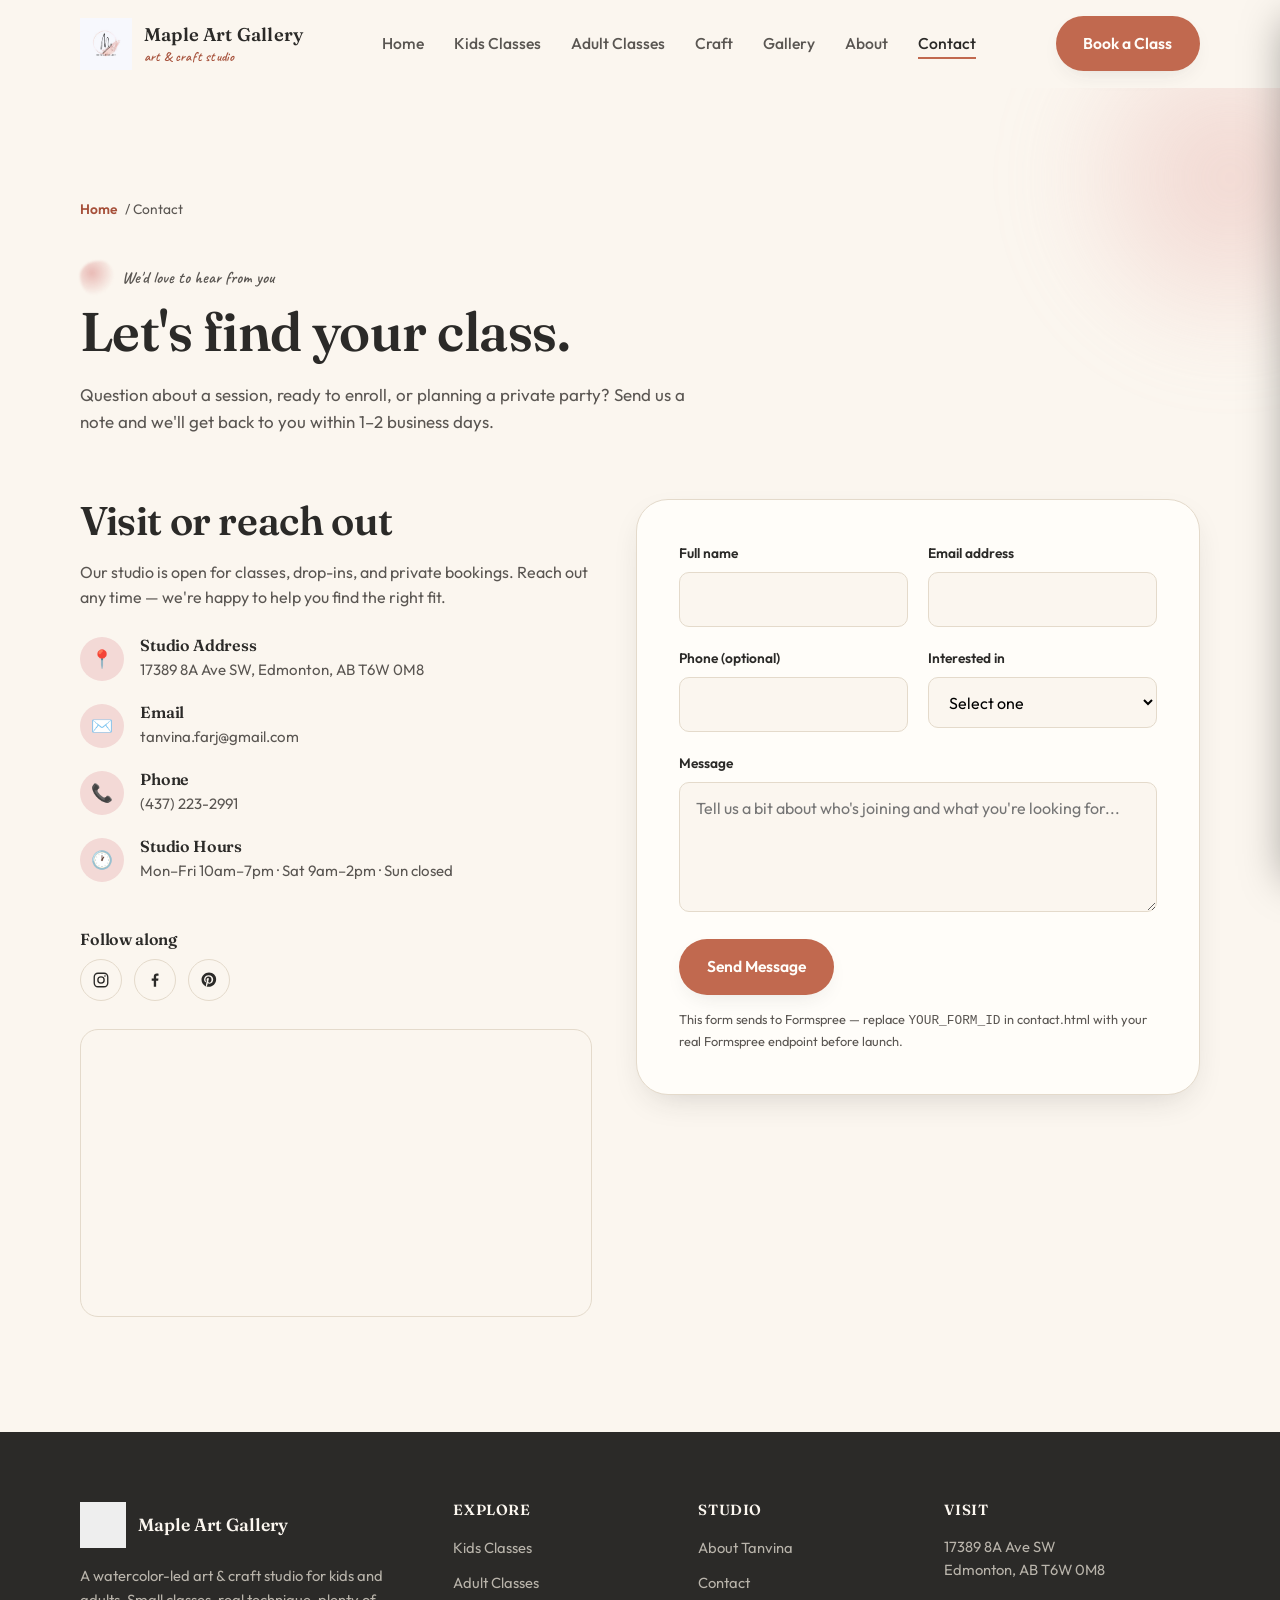
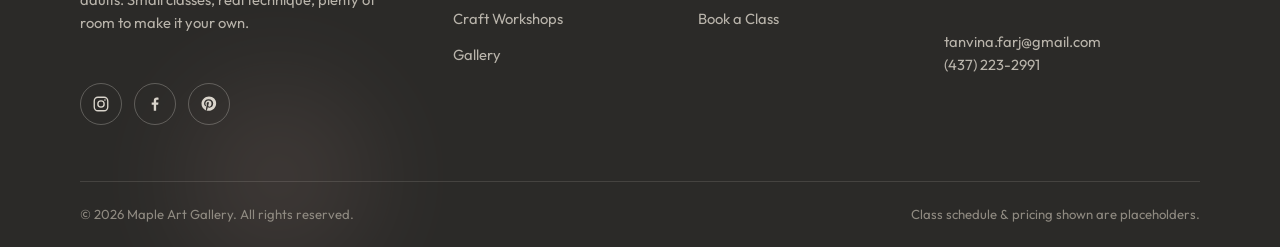
<file: contact.html>
<!DOCTYPE html>
<html lang="en">
<head>
<meta charset="UTF-8">
<meta name="viewport" content="width=device-width, initial-scale=1.0">
<title>Contact &amp; Enroll — Maple Art Gallery</title>
<meta name="description" content="Get in touch with Maple Art Gallery to enroll in a class, book a craft workshop, or ask a question.">
<link rel="canonical" href="https://www.mapleartgallery.ca/contact.html">
<meta name="theme-color" content="#2B2A28">
<link rel="apple-touch-icon" href="assets/logo.jpg">
<meta property="og:type" content="website">
<meta property="og:site_name" content="Maple Art Gallery">
<meta property="og:title" content="Contact &amp; Enroll — Maple Art Gallery">
<meta property="og:description" content="Get in touch with Maple Art Gallery to enroll in a class, book a craft workshop, or ask a question.">
<meta property="og:image" content="https://www.mapleartgallery.ca/assets/gallery/showcase.jpg">
<meta property="og:url" content="https://www.mapleartgallery.ca/contact.html">
<meta name="twitter:card" content="summary_large_image">
<meta name="twitter:title" content="Contact &amp; Enroll — Maple Art Gallery">
<meta name="twitter:description" content="Get in touch with Maple Art Gallery to enroll in a class, book a craft workshop, or ask a question.">
<meta name="twitter:image" content="https://www.mapleartgallery.ca/assets/gallery/showcase.jpg">
<link rel="icon" type="image/jpeg" href="assets/logo.jpg">
<link rel="stylesheet" href="css/style.css">
<script type="application/ld+json">
{
  "@context": "https://schema.org",
  "@type": "ArtGallery",
  "name": "Maple Art Gallery",
  "image": "https://www.mapleartgallery.ca/assets/gallery/showcase.jpg",
  "url": "https://www.mapleartgallery.ca/contact.html",
  "telephone": "+1-437-223-2991",
  "email": "tanvina.farj@gmail.com",
  "priceRange": "$$",
  "address": {
    "@type": "PostalAddress",
    "streetAddress": "17389 8A Ave SW",
    "addressLocality": "Edmonton",
    "addressRegion": "AB",
    "postalCode": "T6W 0M8",
    "addressCountry": "CA"
  },
  "openingHoursSpecification": [
    {"@type":"OpeningHoursSpecification","dayOfWeek":["Monday","Tuesday","Wednesday","Thursday","Friday"],"opens":"10:00","closes":"19:00"},
    {"@type":"OpeningHoursSpecification","dayOfWeek":"Saturday","opens":"09:00","closes":"14:00"}
  ],
  "founder": { "@type": "Person", "name": "Tanvina" }
}
</script>
</head>
<body>
<a class="skip-link" href="#main-content">Skip to main content</a>

<header class="site-header">
  <div class="container">
    <a href="index.html" class="brand">
      <img src="assets/logo.jpg" alt="Maple Art Gallery logo">
      <span class="brand-name">Maple Art Gallery<span>art &amp; craft studio</span></span>
    </a>
    <nav class="main-nav" aria-label="Primary">
      <ul>
        <li><a href="index.html">Home</a></li>
        <li><a href="kids-classes.html">Kids Classes</a></li>
        <li><a href="adult-classes.html">Adult Classes</a></li>
        <li><a href="craft.html">Craft</a></li>
        <li><a href="gallery.html">Gallery</a></li>
        <li><a href="about.html">About</a></li>
        <li><a href="contact.html" class="active" aria-current="page">Contact</a></li>
      </ul>
    </nav>
    <a href="contact.html" class="btn btn-primary header-cta">Book a Class</a>
    <button class="nav-toggle" aria-label="Toggle menu" aria-expanded="false">
      <span></span><span></span><span></span>
    </button>
  </div>
</header>
<div class="nav-scrim"></div>
<aside class="mobile-nav" aria-label="Mobile menu">
  <div class="mobile-nav-top">
    <span class="brand-name">Maple Art Gallery</span>
    <button class="nav-toggle mobile-nav-close" aria-label="Close menu">
      <span style="transform:translateY(7px) rotate(45deg)"></span>
      <span style="opacity:0"></span>
      <span style="transform:translateY(-7px) rotate(-45deg)"></span>
    </button>
  </div>
  <ul>
    <li><a href="index.html">Home</a></li>
    <li><a href="kids-classes.html">Kids Classes</a></li>
    <li><a href="adult-classes.html">Adult Classes</a></li>
    <li><a href="craft.html">Craft</a></li>
    <li><a href="gallery.html">Gallery</a></li>
    <li><a href="about.html">About</a></li>
    <li><a href="contact.html">Contact</a></li>
  </ul>
  <a href="contact.html" class="btn btn-primary">Book a Class</a>
</aside>
<main id="main-content">

<section class="page-hero">
  <div class="bloom bloom--blush" style="width:380px;height:380px;top:-100px;right:-140px;"></div>
  <div class="container">
    <div class="breadcrumb"><a href="index.html">Home</a> / Contact</div>
    <p class="eyebrow">We'd love to hear from you</p>
    <h1>Let's find your class.</h1>
    <p>Question about a session, ready to enroll, or planning a private party? Send us a note and we'll get back to you within 1–2 business days.</p>
  </div>
</section>

<section class="section" style="padding-top:0;">
  <div class="container">
    <div class="contact-grid">

      <div class="contact-info reveal">
        <h2>Visit or reach out</h2>
        <p>Our studio is open for classes, drop-ins, and private bookings. Reach out any time — we're happy to help you find the right fit.</p>

        <div class="info-row">
          <div class="info-icon">📍</div>
          <div><h4>Studio Address</h4><p>17389 8A Ave SW, Edmonton, AB T6W 0M8</p></div>
        </div>
        <div class="info-row">
          <div class="info-icon">✉️</div>
          <div><h4>Email</h4><p><a href="mailto:tanvina.farj@gmail.com">tanvina.farj@gmail.com</a></p></div>
        </div>
        <div class="info-row">
          <div class="info-icon">📞</div>
          <div><h4>Phone</h4><p><a href="tel:+14372232991">(437) 223-2991</a></p></div>
        </div>
        <div class="info-row">
          <div class="info-icon">🕐</div>
          <div><h4>Studio Hours</h4><p>Mon–Fri 10am–7pm · Sat 9am–2pm · Sun closed</p></div>
        </div>

        <h4 class="mt-lg" style="margin-bottom:10px;">Follow along</h4>
        <div class="social-row">
          <a href="#" aria-label="Instagram" target="_blank" rel="noopener"><svg viewBox="0 0 24 24" width="18" height="18" fill="none" stroke="currentColor" stroke-width="1.8" stroke-linecap="round" stroke-linejoin="round"><rect x="3" y="3" width="18" height="18" rx="5"/><circle cx="12" cy="12" r="4.2"/><circle cx="17.3" cy="6.7" r="1.1" fill="currentColor" stroke="none"/></svg></a>
          <a href="#" aria-label="Facebook" target="_blank" rel="noopener"><svg viewBox="0 0 24 24" width="18" height="18" fill="currentColor"><path d="M13.5 21v-8h2.7l.4-3.1h-3.1V7.9c0-.9.25-1.5 1.55-1.5H16.7V3.6c-.28-.04-1.25-.12-2.37-.12-2.35 0-3.96 1.43-3.96 4.06v2.34H7.6v3.1h2.77V21h3.13z"/></svg></a>
          <a href="#" aria-label="Pinterest" target="_blank" rel="noopener"><svg viewBox="0 0 24 24" width="18" height="18" fill="currentColor"><path d="M12 2C6.48 2 2 6.35 2 11.7c0 4.02 2.5 7.45 6.02 8.86-.08-.75-.16-1.9.03-2.72.17-.75 1.1-4.78 1.1-4.78s-.28-.57-.28-1.4c0-1.32.77-2.3 1.72-2.3.81 0 1.2.6 1.2 1.33 0 .81-.52 2.02-.78 3.14-.22.94.47 1.7 1.4 1.7 1.67 0 2.96-1.76 2.96-4.3 0-2.25-1.62-3.82-3.93-3.82-2.68 0-4.25 2-4.25 4.06 0 .8.31 1.67.7 2.13.08.09.09.17.06.27l-.26 1.05c-.04.17-.14.21-.32.13-1.2-.55-1.94-2.29-1.94-3.69 0-3 2.18-5.76 6.29-5.76 3.3 0 5.87 2.35 5.87 5.5 0 3.28-2.07 5.92-4.94 5.92-.96 0-1.87-.5-2.18-1.09l-.59 2.27c-.22.82-.81 1.85-1.2 2.48.9.28 1.85.43 2.84.43 5.52 0 10-4.35 10-9.7C22 6.35 17.52 2 12 2z"/></svg></a>
        </div>

        <div class="map-frame reveal">
          <iframe src="https://www.google.com/maps?q=17389+8A+Ave+SW,+Edmonton,+AB+T6W+0M8&output=embed" title="Studio location map" loading="lazy" referrerpolicy="no-referrer-when-downgrade"></iframe>
        </div>
      </div>

      <div class="reveal">
        <div class="form-card">
          <div class="form-success" role="status"></div>
          <form class="contact-form" action="https://formspree.io/f/YOUR_FORM_ID" method="POST">
            <div class="form-row two">
              <div class="field">
                <label for="name">Full name</label>
                <input type="text" id="name" name="name" required autocomplete="name">
              </div>
              <div class="field">
                <label for="email">Email address</label>
                <input type="email" id="email" name="email" required autocomplete="email">
              </div>
            </div>
            <div class="form-row two">
              <div class="field">
                <label for="phone">Phone (optional)</label>
                <input type="tel" id="phone" name="phone" autocomplete="tel">
              </div>
              <div class="field">
                <label for="interest">Interested in</label>
                <select id="interest" name="interest" required>
                  <option value="">Select one</option>
                  <option value="Kids Classes">Kids Classes</option>
                  <option value="Adult Classes">Adult Classes</option>
                  <option value="Craft Workshops">Craft Workshops</option>
                  <option value="Private Party">Private Party</option>
                  <option value="Other">Other / General Question</option>
                </select>
              </div>
            </div>
            <div class="form-row">
              <div class="field">
                <label for="message">Message</label>
                <textarea id="message" name="message" required placeholder="Tell us a bit about who's joining and what you're looking for..."></textarea>
              </div>
            </div>
            <button type="submit" class="btn btn-primary">Send Message</button>
            <p class="form-note">This form sends to Formspree — replace <code>YOUR_FORM_ID</code> in contact.html with your real Formspree endpoint before launch.</p>
          </form>
        </div>
      </div>

    </div>
  </div>
</section>

</main>

<footer class="site-footer">
  <div class="bloom bloom--blush" style="width:300px;height:300px;bottom:-80px;left:10%;opacity:.12;"></div>
  <div class="container">
    <div class="footer-grid">
      <div>
        <div class="footer-brand">
          <img src="assets/logo.jpg" alt="Maple Art Gallery logo">
          <span>Maple Art Gallery</span>
        </div>
        <p>A watercolor-led art &amp; craft studio for kids and adults. Small classes, real technique, plenty of room to make it your own.</p>
        <div class="social-row mt-lg">
          <a href="#" aria-label="Instagram" target="_blank" rel="noopener"><svg viewBox="0 0 24 24" width="18" height="18" fill="none" stroke="currentColor" stroke-width="1.8" stroke-linecap="round" stroke-linejoin="round"><rect x="3" y="3" width="18" height="18" rx="5"/><circle cx="12" cy="12" r="4.2"/><circle cx="17.3" cy="6.7" r="1.1" fill="currentColor" stroke="none"/></svg></a>
          <a href="#" aria-label="Facebook" target="_blank" rel="noopener"><svg viewBox="0 0 24 24" width="18" height="18" fill="currentColor"><path d="M13.5 21v-8h2.7l.4-3.1h-3.1V7.9c0-.9.25-1.5 1.55-1.5H16.7V3.6c-.28-.04-1.25-.12-2.37-.12-2.35 0-3.96 1.43-3.96 4.06v2.34H7.6v3.1h2.77V21h3.13z"/></svg></a>
          <a href="#" aria-label="Pinterest" target="_blank" rel="noopener"><svg viewBox="0 0 24 24" width="18" height="18" fill="currentColor"><path d="M12 2C6.48 2 2 6.35 2 11.7c0 4.02 2.5 7.45 6.02 8.86-.08-.75-.16-1.9.03-2.72.17-.75 1.1-4.78 1.1-4.78s-.28-.57-.28-1.4c0-1.32.77-2.3 1.72-2.3.81 0 1.2.6 1.2 1.33 0 .81-.52 2.02-.78 3.14-.22.94.47 1.7 1.4 1.7 1.67 0 2.96-1.76 2.96-4.3 0-2.25-1.62-3.82-3.93-3.82-2.68 0-4.25 2-4.25 4.06 0 .8.31 1.67.7 2.13.08.09.09.17.06.27l-.26 1.05c-.04.17-.14.21-.32.13-1.2-.55-1.94-2.29-1.94-3.69 0-3 2.18-5.76 6.29-5.76 3.3 0 5.87 2.35 5.87 5.5 0 3.28-2.07 5.92-4.94 5.92-.96 0-1.87-.5-2.18-1.09l-.59 2.27c-.22.82-.81 1.85-1.2 2.48.9.28 1.85.43 2.84.43 5.52 0 10-4.35 10-9.7C22 6.35 17.52 2 12 2z"/></svg></a>
        </div>
      </div>
      <div class="footer-col">
        <h4>Explore</h4>
        <ul>
          <li><a href="kids-classes.html">Kids Classes</a></li>
          <li><a href="adult-classes.html">Adult Classes</a></li>
          <li><a href="craft.html">Craft Workshops</a></li>
          <li><a href="gallery.html">Gallery</a></li>
        </ul>
      </div>
      <div class="footer-col">
        <h4>Studio</h4>
        <ul>
          <li><a href="about.html">About Tanvina</a></li>
          <li><a href="contact.html">Contact</a></li>
          <li><a href="contact.html">Book a Class</a></li>
        </ul>
      </div>
      <div class="footer-col">
        <h4>Visit</h4>
        <p>17389 8A Ave SW<br>Edmonton, AB T6W 0M8</p>
        <p class="mt-lg">tanvina.farj@gmail.com<br>(437) 223-2991</p>
      </div>
    </div>
    <div class="footer-bottom">
      <span>© <span data-year>2026</span> Maple Art Gallery. All rights reserved.</span>
      <span>Class schedule &amp; pricing shown are placeholders.</span>
    </div>
  </div>
</footer>

<script src="js/main.js"></script>
</body>
</html>
</file>
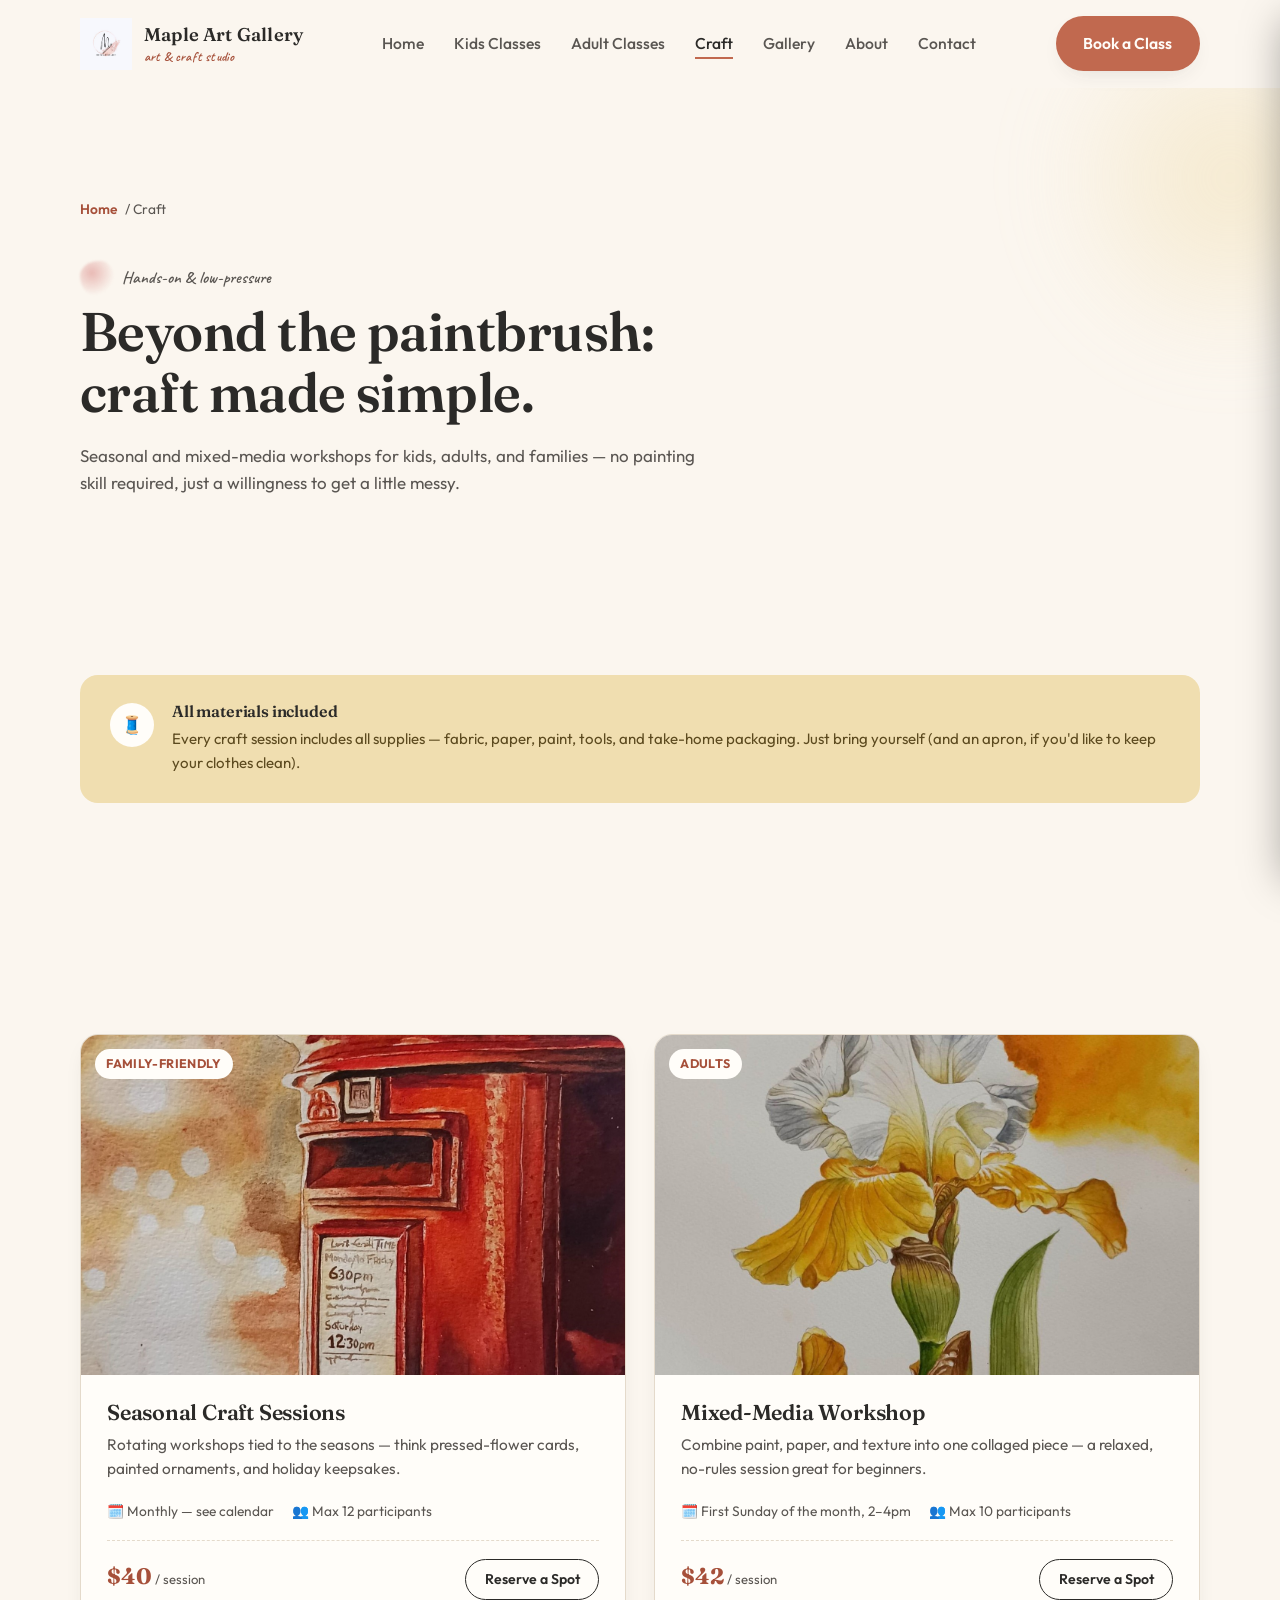
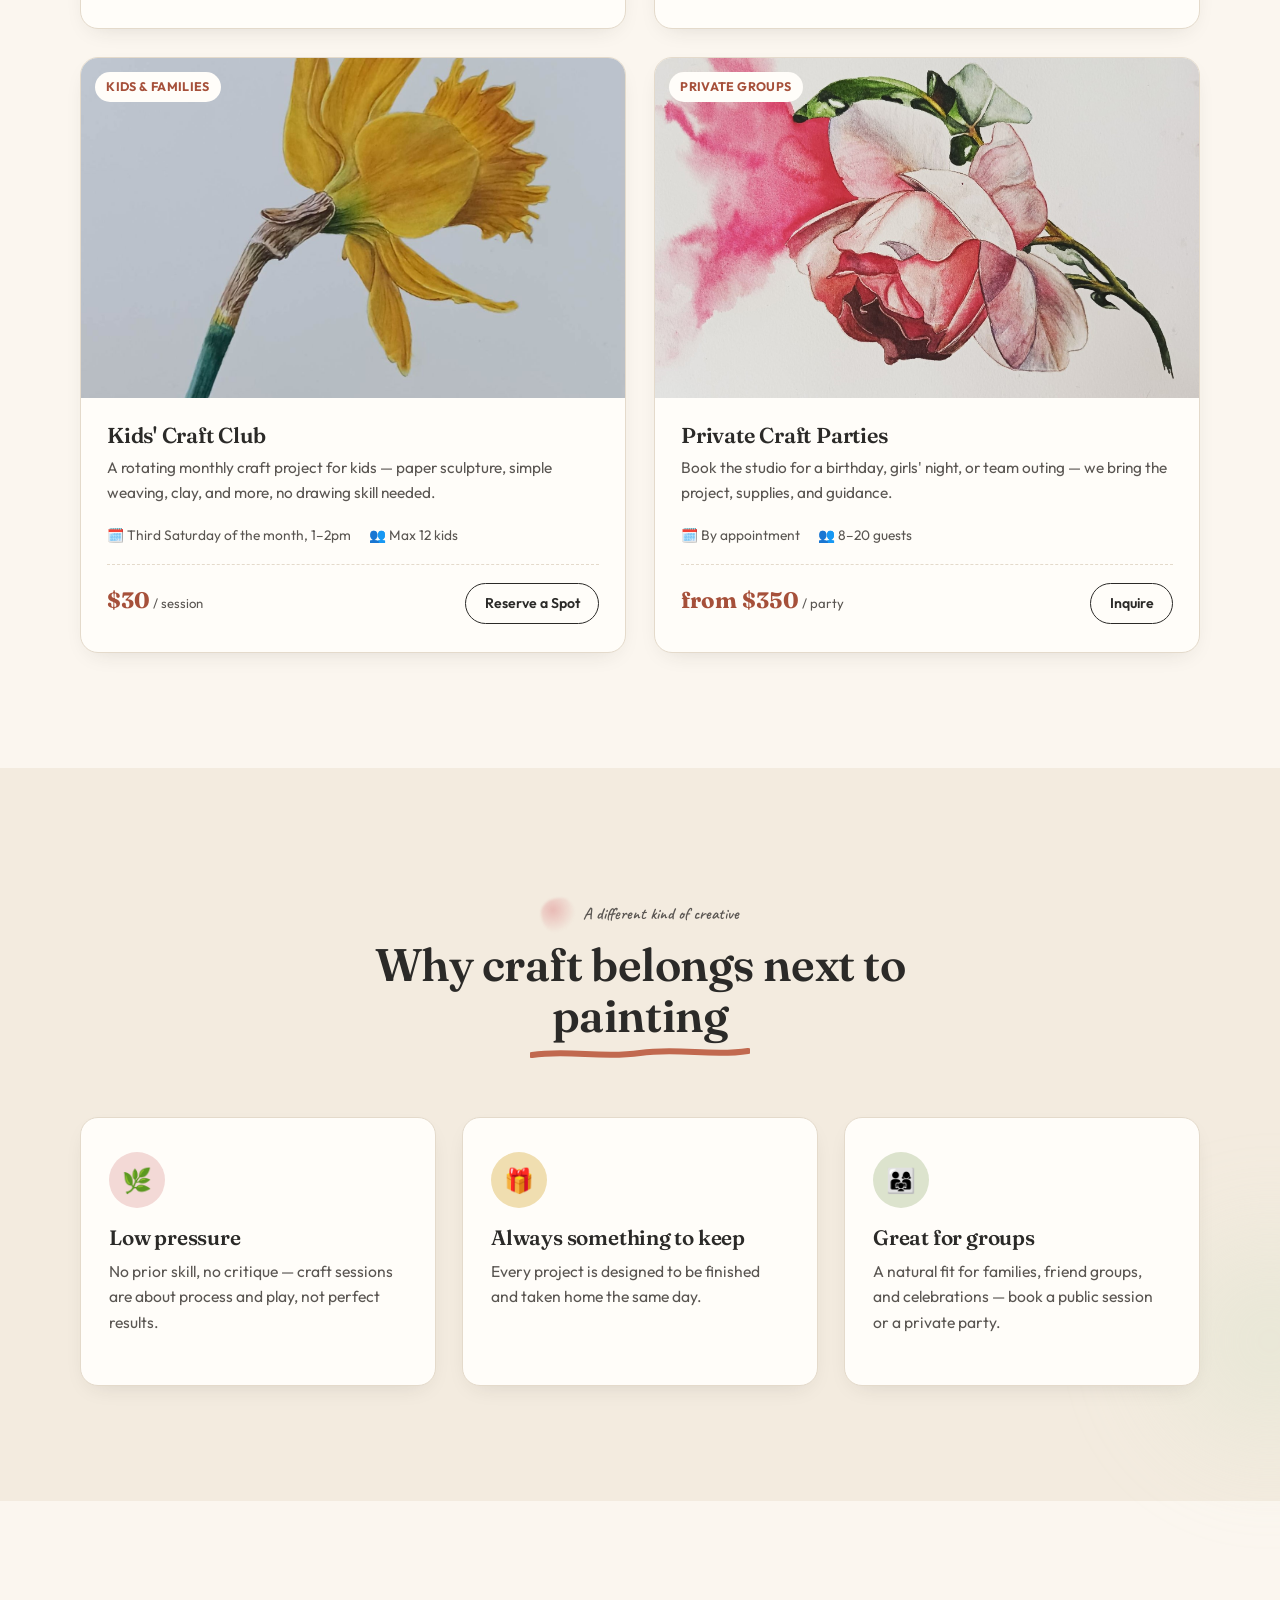
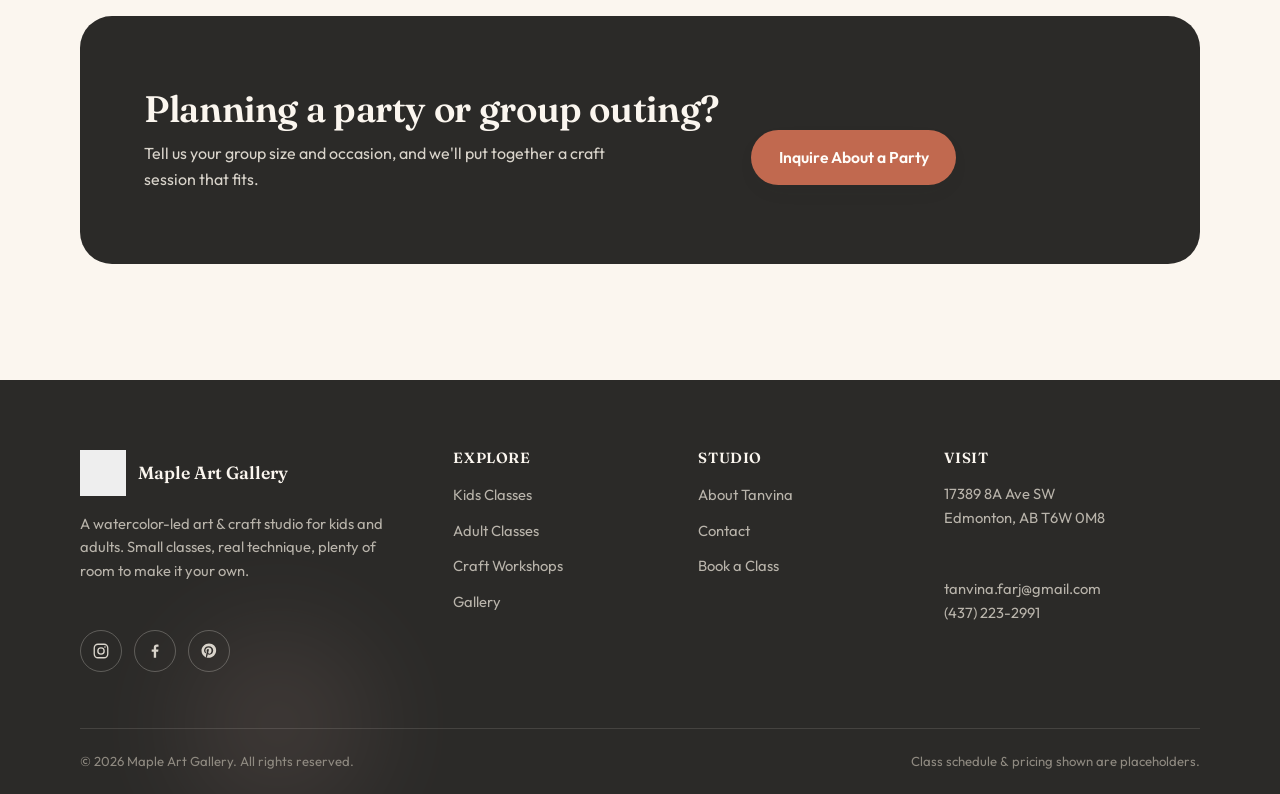
<file: craft.html>
<!DOCTYPE html>
<html lang="en">
<head>
<meta charset="UTF-8">
<meta name="viewport" content="width=device-width, initial-scale=1.0">
<title>Craft Workshops — Maple Art Gallery</title>
<meta name="description" content="Seasonal and mixed-media craft workshops for kids and adults at Maple Art Gallery — a hands-on, low-pressure way to make something beautiful.">
<link rel="canonical" href="https://www.mapleartgallery.ca/craft.html">
<meta name="theme-color" content="#2B2A28">
<link rel="apple-touch-icon" href="assets/logo.jpg">
<meta property="og:type" content="website">
<meta property="og:site_name" content="Maple Art Gallery">
<meta property="og:title" content="Craft Workshops — Maple Art Gallery">
<meta property="og:description" content="Seasonal and mixed-media craft workshops for kids and adults at Maple Art Gallery — a hands-on, low-pressure way to make something beautiful.">
<meta property="og:image" content="https://www.mapleartgallery.ca/assets/gallery/showcase.jpg">
<meta property="og:url" content="https://www.mapleartgallery.ca/craft.html">
<meta name="twitter:card" content="summary_large_image">
<meta name="twitter:title" content="Craft Workshops — Maple Art Gallery">
<meta name="twitter:description" content="Seasonal and mixed-media craft workshops for kids and adults at Maple Art Gallery — a hands-on, low-pressure way to make something beautiful.">
<meta name="twitter:image" content="https://www.mapleartgallery.ca/assets/gallery/showcase.jpg">
<link rel="icon" type="image/jpeg" href="assets/logo.jpg">
<link rel="stylesheet" href="css/style.css">
<script type="application/ld+json">
{
  "@context": "https://schema.org",
  "@type": "ArtGallery",
  "name": "Maple Art Gallery",
  "image": "https://www.mapleartgallery.ca/assets/gallery/showcase.jpg",
  "url": "https://www.mapleartgallery.ca/craft.html",
  "telephone": "+1-437-223-2991",
  "email": "tanvina.farj@gmail.com",
  "priceRange": "$$",
  "address": {
    "@type": "PostalAddress",
    "streetAddress": "17389 8A Ave SW",
    "addressLocality": "Edmonton",
    "addressRegion": "AB",
    "postalCode": "T6W 0M8",
    "addressCountry": "CA"
  },
  "openingHoursSpecification": [
    {"@type":"OpeningHoursSpecification","dayOfWeek":["Monday","Tuesday","Wednesday","Thursday","Friday"],"opens":"10:00","closes":"19:00"},
    {"@type":"OpeningHoursSpecification","dayOfWeek":"Saturday","opens":"09:00","closes":"14:00"}
  ],
  "founder": { "@type": "Person", "name": "Tanvina" }
}
</script>
</head>
<body>
<a class="skip-link" href="#main-content">Skip to main content</a>

<header class="site-header">
  <div class="container">
    <a href="index.html" class="brand">
      <img src="assets/logo.jpg" alt="Maple Art Gallery logo">
      <span class="brand-name">Maple Art Gallery<span>art &amp; craft studio</span></span>
    </a>
    <nav class="main-nav" aria-label="Primary">
      <ul>
        <li><a href="index.html">Home</a></li>
        <li><a href="kids-classes.html">Kids Classes</a></li>
        <li><a href="adult-classes.html">Adult Classes</a></li>
        <li><a href="craft.html" class="active" aria-current="page">Craft</a></li>
        <li><a href="gallery.html">Gallery</a></li>
        <li><a href="about.html">About</a></li>
        <li><a href="contact.html">Contact</a></li>
      </ul>
    </nav>
    <a href="contact.html" class="btn btn-primary header-cta">Book a Class</a>
    <button class="nav-toggle" aria-label="Toggle menu" aria-expanded="false">
      <span></span><span></span><span></span>
    </button>
  </div>
</header>
<div class="nav-scrim"></div>
<aside class="mobile-nav" aria-label="Mobile menu">
  <div class="mobile-nav-top">
    <span class="brand-name">Maple Art Gallery</span>
    <button class="nav-toggle mobile-nav-close" aria-label="Close menu">
      <span style="transform:translateY(7px) rotate(45deg)"></span>
      <span style="opacity:0"></span>
      <span style="transform:translateY(-7px) rotate(-45deg)"></span>
    </button>
  </div>
  <ul>
    <li><a href="index.html">Home</a></li>
    <li><a href="kids-classes.html">Kids Classes</a></li>
    <li><a href="adult-classes.html">Adult Classes</a></li>
    <li><a href="craft.html">Craft</a></li>
    <li><a href="gallery.html">Gallery</a></li>
    <li><a href="about.html">About</a></li>
    <li><a href="contact.html">Contact</a></li>
  </ul>
  <a href="contact.html" class="btn btn-primary">Book a Class</a>
</aside>
<main id="main-content">

<section class="page-hero">
  <div class="bloom bloom--gold" style="width:380px;height:380px;top:-100px;right:-140px;"></div>
  <div class="container">
    <div class="breadcrumb"><a href="index.html">Home</a> / Craft</div>
    <p class="eyebrow">Hands-on &amp; low-pressure</p>
    <h1>Beyond the paintbrush: craft made simple.</h1>
    <p>Seasonal and mixed-media workshops for kids, adults, and families — no painting skill required, just a willingness to get a little messy.</p>
  </div>
</section>

<section class="section">
  <div class="container">
    <div class="materials-card reveal">
      <div class="info-icon">🧵</div>
      <div>
        <h4>All materials included</h4>
        <p>Every craft session includes all supplies — fabric, paper, paint, tools, and take-home packaging. Just bring yourself (and an apron, if you'd like to keep your clothes clean).</p>
      </div>
    </div>
  </div>
</section>

<section class="section">
  <div class="container">
    <div class="class-grid reveal-stagger">

      <div class="class-card">
        <div class="media">
          <span class="class-tag">Family-friendly</span>
          <img src="assets/gallery/postbox.jpg" alt="Watercolor painting of a postbox, inspiration for seasonal craft workshop" loading="lazy">
        </div>
        <div class="class-body">
          <h3>Seasonal Craft Sessions</h3>
          <p>Rotating workshops tied to the seasons — think pressed-flower cards, painted ornaments, and holiday keepsakes.</p>
          <div class="class-facts">
            <span>🗓️ Monthly — see calendar</span>
            <span>👥 Max 12 participants</span>
          </div>
          <div class="class-price">
            <div><strong>$40</strong><span> / session</span></div>
            <a href="contact.html" class="btn btn-sm btn-outline">Reserve a Spot</a>
          </div>
        </div>
      </div>

      <div class="class-card">
        <div class="media">
          <span class="class-tag">Adults</span>
          <img src="assets/gallery/yellow-iris.jpg" alt="Watercolor painting of a yellow iris, inspiration for mixed media craft workshop" loading="lazy">
        </div>
        <div class="class-body">
          <h3>Mixed-Media Workshop</h3>
          <p>Combine paint, paper, and texture into one collaged piece — a relaxed, no-rules session great for beginners.</p>
          <div class="class-facts">
            <span>🗓️ First Sunday of the month, 2–4pm</span>
            <span>👥 Max 10 participants</span>
          </div>
          <div class="class-price">
            <div><strong>$42</strong><span> / session</span></div>
            <a href="contact.html" class="btn btn-sm btn-outline">Reserve a Spot</a>
          </div>
        </div>
      </div>

      <div class="class-card">
        <div class="media">
          <span class="class-tag">Kids &amp; Families</span>
          <img src="assets/gallery/daffodil.jpg" alt="Watercolor painting of daffodils, inspiration for kids craft workshop" loading="lazy">
        </div>
        <div class="class-body">
          <h3>Kids' Craft Club</h3>
          <p>A rotating monthly craft project for kids — paper sculpture, simple weaving, clay, and more, no drawing skill needed.</p>
          <div class="class-facts">
            <span>🗓️ Third Saturday of the month, 1–2pm</span>
            <span>👥 Max 12 kids</span>
          </div>
          <div class="class-price">
            <div><strong>$30</strong><span> / session</span></div>
            <a href="contact.html" class="btn btn-sm btn-outline">Reserve a Spot</a>
          </div>
        </div>
      </div>

      <div class="class-card">
        <div class="media">
          <span class="class-tag">Private groups</span>
          <img src="assets/gallery/pink-rose.jpg" alt="Watercolor painting of a pink rose, inspiration for private craft party" loading="lazy">
        </div>
        <div class="class-body">
          <h3>Private Craft Parties</h3>
          <p>Book the studio for a birthday, girls' night, or team outing — we bring the project, supplies, and guidance.</p>
          <div class="class-facts">
            <span>🗓️ By appointment</span>
            <span>👥 8–20 guests</span>
          </div>
          <div class="class-price">
            <div><strong>from $350</strong><span> / party</span></div>
            <a href="contact.html" class="btn btn-sm btn-outline">Inquire</a>
          </div>
        </div>
      </div>

    </div>
  </div>
</section>

<section class="section section--deep">
  <div class="bloom bloom--sage" style="width:320px;height:320px;bottom:0;right:-150px;"></div>
  <div class="container">
    <div class="section-head center reveal">
      <p class="eyebrow">A different kind of creative</p>
      <h2>Why craft belongs next to painting</h2>
      <svg class="brush-underline" viewBox="0 0 220 14" aria-hidden="true"><path d="M2,8 C40,2 70,12 110,6 C150,0 180,10 218,4"/></svg>
    </div>
    <div class="value-grid reveal-stagger">
      <div class="value-card">
        <div class="value-icon" style="background:var(--blush-soft);">🌿</div>
        <h3>Low pressure</h3>
        <p>No prior skill, no critique — craft sessions are about process and play, not perfect results.</p>
      </div>
      <div class="value-card">
        <div class="value-icon" style="background:var(--gold-soft);">🎁</div>
        <h3>Always something to keep</h3>
        <p>Every project is designed to be finished and taken home the same day.</p>
      </div>
      <div class="value-card">
        <div class="value-icon" style="background:var(--sage-soft);">👨‍👩‍👧</div>
        <h3>Great for groups</h3>
        <p>A natural fit for families, friend groups, and celebrations — book a public session or a private party.</p>
      </div>
    </div>
  </div>
</section>

<section class="section">
  <div class="container">
    <div class="cta-band reveal">
      <div>
        <h2>Planning a party or group outing?</h2>
        <p>Tell us your group size and occasion, and we'll put together a craft session that fits.</p>
      </div>
      <div class="hero-actions">
        <a href="contact.html" class="btn btn-primary">Inquire About a Party</a>
      </div>
    </div>
  </div>
</section>

</main>

<footer class="site-footer">
  <div class="bloom bloom--blush" style="width:300px;height:300px;bottom:-80px;left:10%;opacity:.12;"></div>
  <div class="container">
    <div class="footer-grid">
      <div>
        <div class="footer-brand">
          <img src="assets/logo.jpg" alt="Maple Art Gallery logo">
          <span>Maple Art Gallery</span>
        </div>
        <p>A watercolor-led art &amp; craft studio for kids and adults. Small classes, real technique, plenty of room to make it your own.</p>
        <div class="social-row mt-lg">
          <a href="#" aria-label="Instagram" target="_blank" rel="noopener"><svg viewBox="0 0 24 24" width="18" height="18" fill="none" stroke="currentColor" stroke-width="1.8" stroke-linecap="round" stroke-linejoin="round"><rect x="3" y="3" width="18" height="18" rx="5"/><circle cx="12" cy="12" r="4.2"/><circle cx="17.3" cy="6.7" r="1.1" fill="currentColor" stroke="none"/></svg></a>
          <a href="#" aria-label="Facebook" target="_blank" rel="noopener"><svg viewBox="0 0 24 24" width="18" height="18" fill="currentColor"><path d="M13.5 21v-8h2.7l.4-3.1h-3.1V7.9c0-.9.25-1.5 1.55-1.5H16.7V3.6c-.28-.04-1.25-.12-2.37-.12-2.35 0-3.96 1.43-3.96 4.06v2.34H7.6v3.1h2.77V21h3.13z"/></svg></a>
          <a href="#" aria-label="Pinterest" target="_blank" rel="noopener"><svg viewBox="0 0 24 24" width="18" height="18" fill="currentColor"><path d="M12 2C6.48 2 2 6.35 2 11.7c0 4.02 2.5 7.45 6.02 8.86-.08-.75-.16-1.9.03-2.72.17-.75 1.1-4.78 1.1-4.78s-.28-.57-.28-1.4c0-1.32.77-2.3 1.72-2.3.81 0 1.2.6 1.2 1.33 0 .81-.52 2.02-.78 3.14-.22.94.47 1.7 1.4 1.7 1.67 0 2.96-1.76 2.96-4.3 0-2.25-1.62-3.82-3.93-3.82-2.68 0-4.25 2-4.25 4.06 0 .8.31 1.67.7 2.13.08.09.09.17.06.27l-.26 1.05c-.04.17-.14.21-.32.13-1.2-.55-1.94-2.29-1.94-3.69 0-3 2.18-5.76 6.29-5.76 3.3 0 5.87 2.35 5.87 5.5 0 3.28-2.07 5.92-4.94 5.92-.96 0-1.87-.5-2.18-1.09l-.59 2.27c-.22.82-.81 1.85-1.2 2.48.9.28 1.85.43 2.84.43 5.52 0 10-4.35 10-9.7C22 6.35 17.52 2 12 2z"/></svg></a>
        </div>
      </div>
      <div class="footer-col">
        <h4>Explore</h4>
        <ul>
          <li><a href="kids-classes.html">Kids Classes</a></li>
          <li><a href="adult-classes.html">Adult Classes</a></li>
          <li><a href="craft.html">Craft Workshops</a></li>
          <li><a href="gallery.html">Gallery</a></li>
        </ul>
      </div>
      <div class="footer-col">
        <h4>Studio</h4>
        <ul>
          <li><a href="about.html">About Tanvina</a></li>
          <li><a href="contact.html">Contact</a></li>
          <li><a href="contact.html">Book a Class</a></li>
        </ul>
      </div>
      <div class="footer-col">
        <h4>Visit</h4>
        <p>17389 8A Ave SW<br>Edmonton, AB T6W 0M8</p>
        <p class="mt-lg">tanvina.farj@gmail.com<br>(437) 223-2991</p>
      </div>
    </div>
    <div class="footer-bottom">
      <span>© <span data-year>2026</span> Maple Art Gallery. All rights reserved.</span>
      <span>Class schedule &amp; pricing shown are placeholders.</span>
    </div>
  </div>
</footer>

<script src="js/main.js"></script>
</body>
</html>
</file>
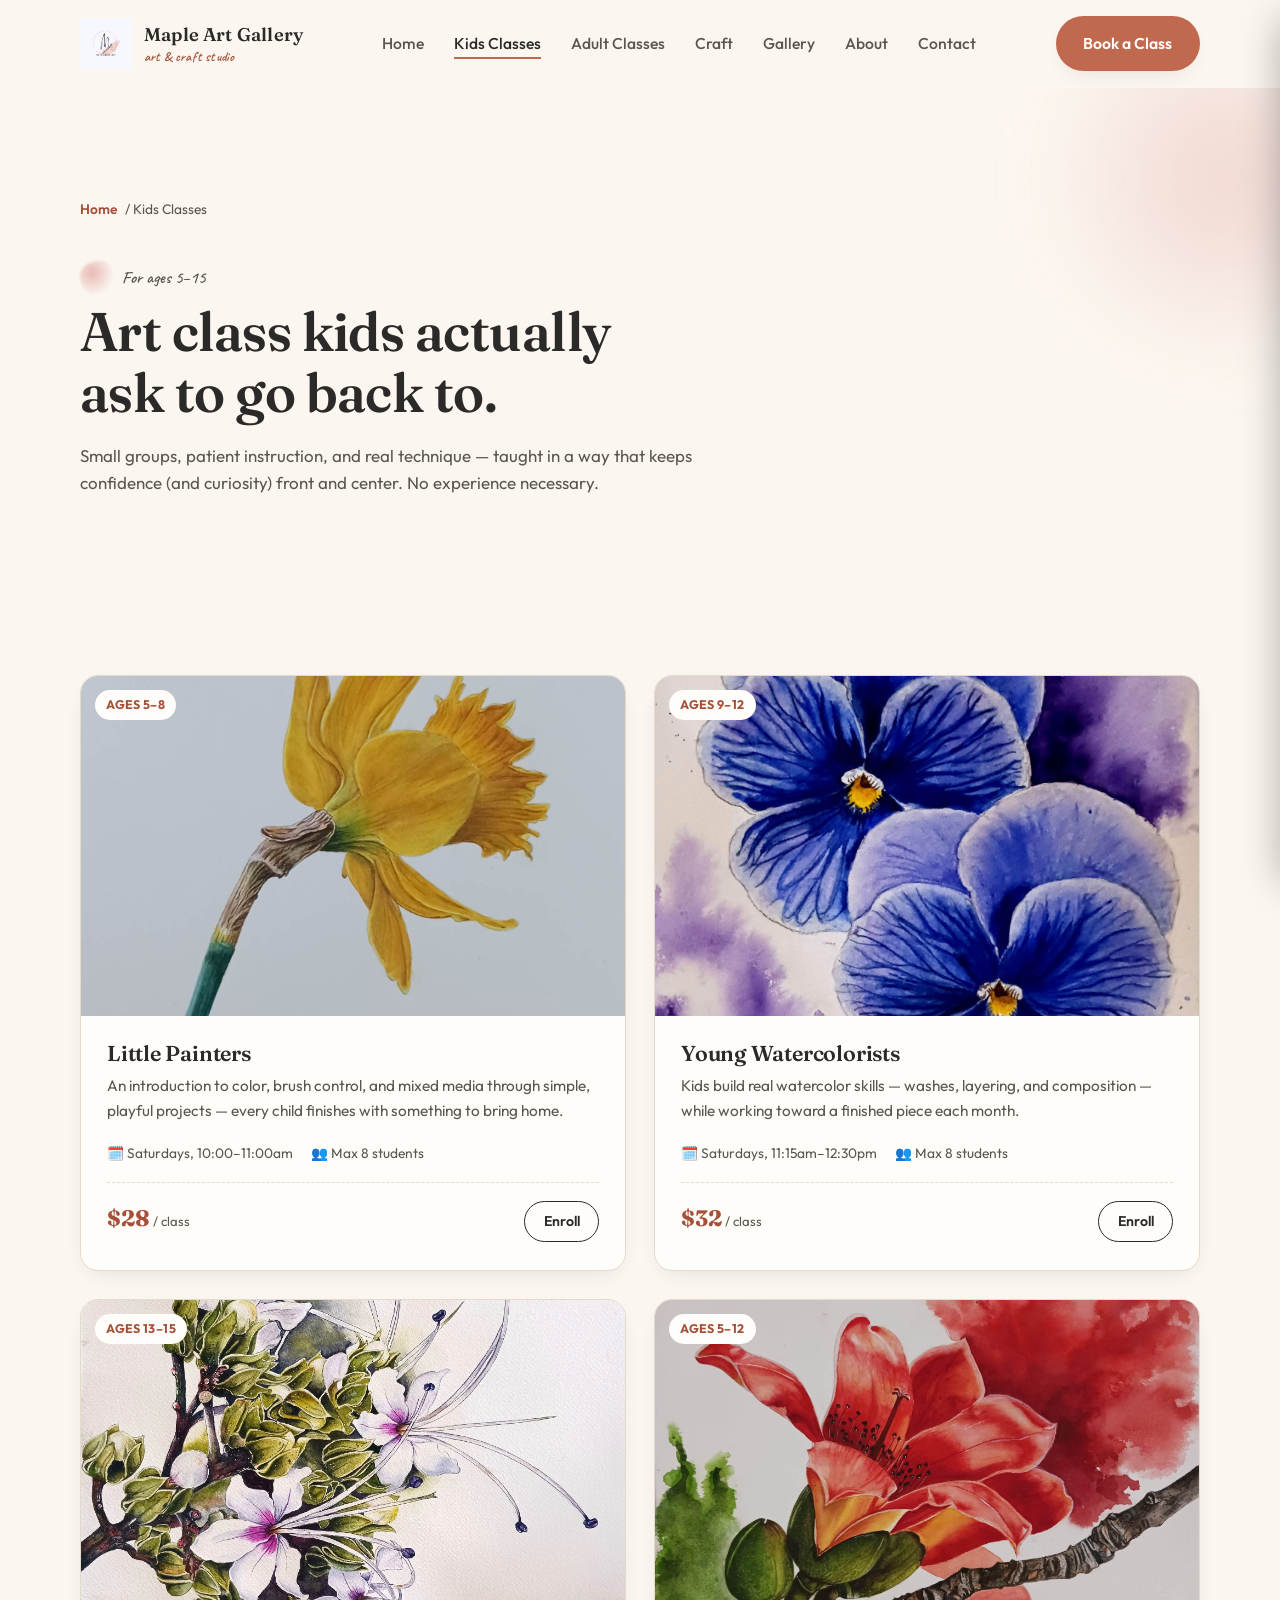
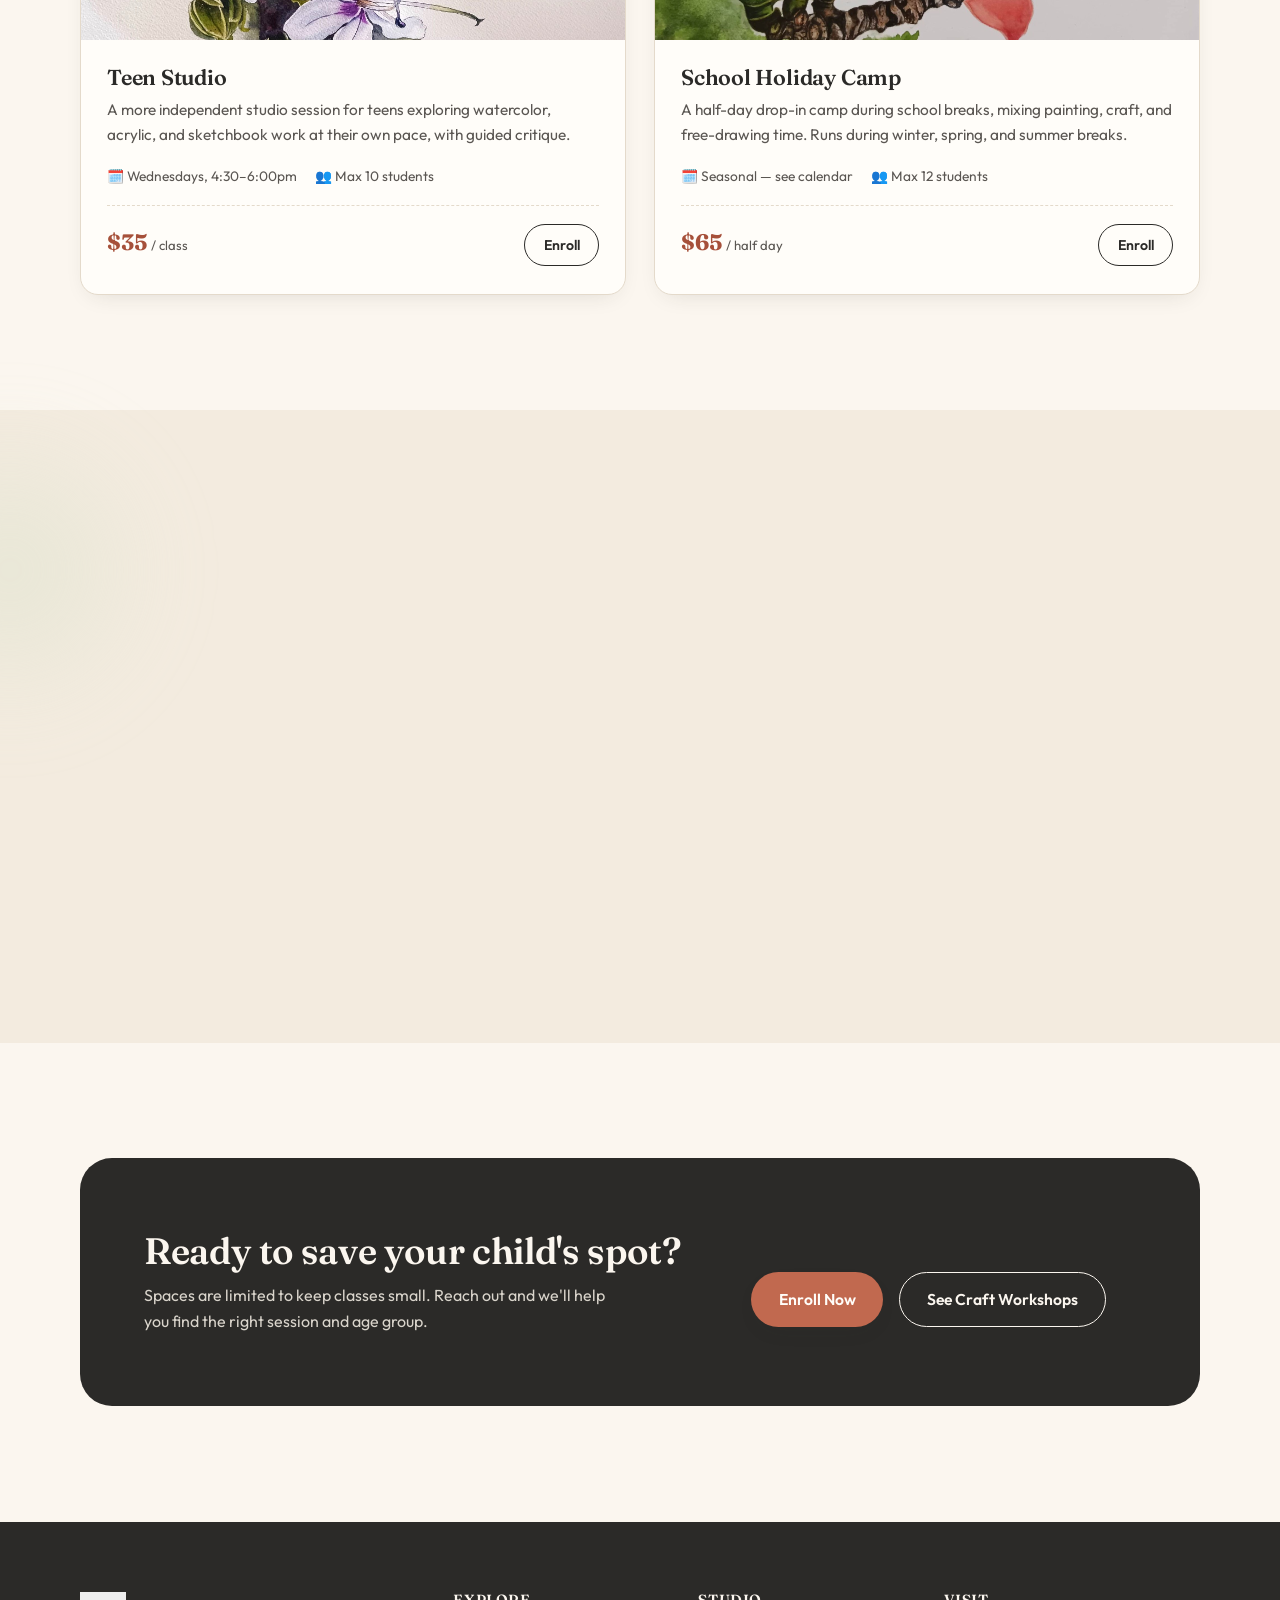
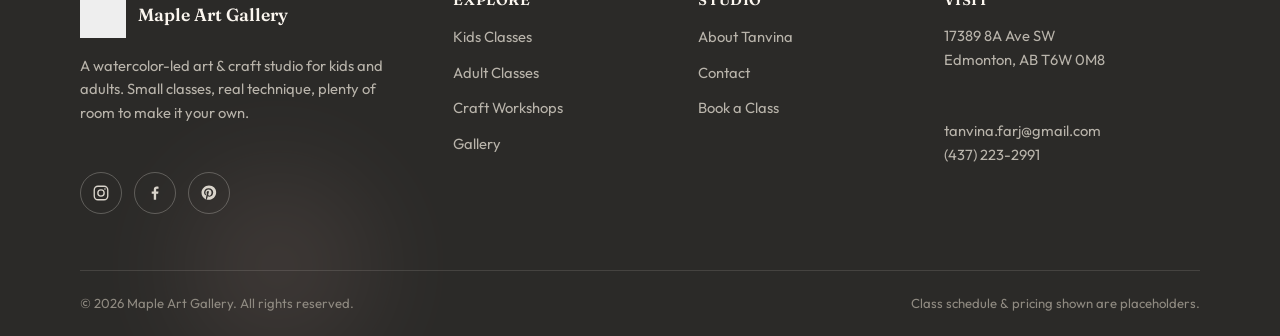
<file: kids-classes.html>
<!DOCTYPE html>
<html lang="en">
<head>
<meta charset="UTF-8">
<meta name="viewport" content="width=device-width, initial-scale=1.0">
<title>Kids Art Classes — Maple Art Gallery</title>
<meta name="description" content="Watercolor and mixed-media art classes for kids ages 5–15 at Maple Art Gallery. Small groups, patient instruction, real technique.">
<link rel="canonical" href="https://www.mapleartgallery.ca/kids-classes.html">
<meta name="theme-color" content="#2B2A28">
<link rel="apple-touch-icon" href="assets/logo.jpg">
<meta property="og:type" content="website">
<meta property="og:site_name" content="Maple Art Gallery">
<meta property="og:title" content="Kids Art Classes — Maple Art Gallery">
<meta property="og:description" content="Watercolor and mixed-media art classes for kids ages 5–15 at Maple Art Gallery. Small groups, patient instruction, real technique.">
<meta property="og:image" content="https://www.mapleartgallery.ca/assets/gallery/showcase.jpg">
<meta property="og:url" content="https://www.mapleartgallery.ca/kids-classes.html">
<meta name="twitter:card" content="summary_large_image">
<meta name="twitter:title" content="Kids Art Classes — Maple Art Gallery">
<meta name="twitter:description" content="Watercolor and mixed-media art classes for kids ages 5–15 at Maple Art Gallery. Small groups, patient instruction, real technique.">
<meta name="twitter:image" content="https://www.mapleartgallery.ca/assets/gallery/showcase.jpg">
<link rel="icon" type="image/jpeg" href="assets/logo.jpg">
<link rel="stylesheet" href="css/style.css">
<script type="application/ld+json">
{
  "@context": "https://schema.org",
  "@type": "ArtGallery",
  "name": "Maple Art Gallery",
  "image": "https://www.mapleartgallery.ca/assets/gallery/showcase.jpg",
  "url": "https://www.mapleartgallery.ca/kids-classes.html",
  "telephone": "+1-437-223-2991",
  "email": "tanvina.farj@gmail.com",
  "priceRange": "$$",
  "address": {
    "@type": "PostalAddress",
    "streetAddress": "17389 8A Ave SW",
    "addressLocality": "Edmonton",
    "addressRegion": "AB",
    "postalCode": "T6W 0M8",
    "addressCountry": "CA"
  },
  "openingHoursSpecification": [
    {"@type":"OpeningHoursSpecification","dayOfWeek":["Monday","Tuesday","Wednesday","Thursday","Friday"],"opens":"10:00","closes":"19:00"},
    {"@type":"OpeningHoursSpecification","dayOfWeek":"Saturday","opens":"09:00","closes":"14:00"}
  ],
  "founder": { "@type": "Person", "name": "Tanvina" }
}
</script>
</head>
<body>
<a class="skip-link" href="#main-content">Skip to main content</a>

<header class="site-header">
  <div class="container">
    <a href="index.html" class="brand">
      <img src="assets/logo.jpg" alt="Maple Art Gallery logo">
      <span class="brand-name">Maple Art Gallery<span>art &amp; craft studio</span></span>
    </a>
    <nav class="main-nav" aria-label="Primary">
      <ul>
        <li><a href="index.html">Home</a></li>
        <li><a href="kids-classes.html" class="active" aria-current="page">Kids Classes</a></li>
        <li><a href="adult-classes.html">Adult Classes</a></li>
        <li><a href="craft.html">Craft</a></li>
        <li><a href="gallery.html">Gallery</a></li>
        <li><a href="about.html">About</a></li>
        <li><a href="contact.html">Contact</a></li>
      </ul>
    </nav>
    <a href="contact.html" class="btn btn-primary header-cta">Book a Class</a>
    <button class="nav-toggle" aria-label="Toggle menu" aria-expanded="false">
      <span></span><span></span><span></span>
    </button>
  </div>
</header>
<div class="nav-scrim"></div>
<aside class="mobile-nav" aria-label="Mobile menu">
  <div class="mobile-nav-top">
    <span class="brand-name">Maple Art Gallery</span>
    <button class="nav-toggle mobile-nav-close" aria-label="Close menu">
      <span style="transform:translateY(7px) rotate(45deg)"></span>
      <span style="opacity:0"></span>
      <span style="transform:translateY(-7px) rotate(-45deg)"></span>
    </button>
  </div>
  <ul>
    <li><a href="index.html">Home</a></li>
    <li><a href="kids-classes.html">Kids Classes</a></li>
    <li><a href="adult-classes.html">Adult Classes</a></li>
    <li><a href="craft.html">Craft</a></li>
    <li><a href="gallery.html">Gallery</a></li>
    <li><a href="about.html">About</a></li>
    <li><a href="contact.html">Contact</a></li>
  </ul>
  <a href="contact.html" class="btn btn-primary">Book a Class</a>
</aside>
<main id="main-content">

<section class="page-hero">
  <div class="bloom bloom--blush" style="width:380px;height:380px;top:-100px;right:-140px;"></div>
  <div class="container">
    <div class="breadcrumb"><a href="index.html">Home</a> / Kids Classes</div>
    <p class="eyebrow">For ages 5–15</p>
    <h1>Art class kids actually ask to go back to.</h1>
    <p>Small groups, patient instruction, and real technique — taught in a way that keeps confidence (and curiosity) front and center. No experience necessary.</p>
  </div>
</section>

<section class="section">
  <div class="container">
    <div class="class-grid reveal-stagger">

      <div class="class-card">
        <div class="media">
          <span class="class-tag">Ages 5–8</span>
          <img src="assets/gallery/daffodil.jpg" alt="Watercolor painting of daffodils, example of young beginner work" loading="lazy">
        </div>
        <div class="class-body">
          <h3>Little Painters</h3>
          <p>An introduction to color, brush control, and mixed media through simple, playful projects — every child finishes with something to bring home.</p>
          <div class="class-facts">
            <span>🗓️ Saturdays, 10:00–11:00am</span>
            <span>👥 Max 8 students</span>
          </div>
          <div class="class-price">
            <div><strong>$28</strong><span> / class</span></div>
            <a href="contact.html" class="btn btn-sm btn-outline">Enroll</a>
          </div>
        </div>
      </div>

      <div class="class-card">
        <div class="media">
          <span class="class-tag">Ages 9–12</span>
          <img src="assets/gallery/blue-pansy.jpg" alt="Watercolor painting of a blue pansy, example of intermediate youth work" loading="lazy">
        </div>
        <div class="class-body">
          <h3>Young Watercolorists</h3>
          <p>Kids build real watercolor skills — washes, layering, and composition — while working toward a finished piece each month.</p>
          <div class="class-facts">
            <span>🗓️ Saturdays, 11:15am–12:30pm</span>
            <span>👥 Max 8 students</span>
          </div>
          <div class="class-price">
            <div><strong>$32</strong><span> / class</span></div>
            <a href="contact.html" class="btn btn-sm btn-outline">Enroll</a>
          </div>
        </div>
      </div>

      <div class="class-card">
        <div class="media">
          <span class="class-tag">Ages 13–15</span>
          <img src="assets/gallery/hill-glory-bower.jpg" alt="Watercolor painting of hill glory bower flowers, example of teen-level work" loading="lazy">
        </div>
        <div class="class-body">
          <h3>Teen Studio</h3>
          <p>A more independent studio session for teens exploring watercolor, acrylic, and sketchbook work at their own pace, with guided critique.</p>
          <div class="class-facts">
            <span>🗓️ Wednesdays, 4:30–6:00pm</span>
            <span>👥 Max 10 students</span>
          </div>
          <div class="class-price">
            <div><strong>$35</strong><span> / class</span></div>
            <a href="contact.html" class="btn btn-sm btn-outline">Enroll</a>
          </div>
        </div>
      </div>

      <div class="class-card">
        <div class="media">
          <span class="class-tag">Ages 5–12</span>
          <img src="assets/gallery/red-silk-cotton-flower.jpg" alt="Watercolor painting of a red silk cotton flower, example of holiday workshop art" loading="lazy">
        </div>
        <div class="class-body">
          <h3>School Holiday Camp</h3>
          <p>A half-day drop-in camp during school breaks, mixing painting, craft, and free-drawing time. Runs during winter, spring, and summer breaks.</p>
          <div class="class-facts">
            <span>🗓️ Seasonal — see calendar</span>
            <span>👥 Max 12 students</span>
          </div>
          <div class="class-price">
            <div><strong>$65</strong><span> / half day</span></div>
            <a href="contact.html" class="btn btn-sm btn-outline">Enroll</a>
          </div>
        </div>
      </div>

    </div>
  </div>
</section>

<section class="section section--deep">
  <div class="bloom bloom--sage" style="width:320px;height:320px;top:0;left:-150px;"></div>
  <div class="container">
    <div class="section-head reveal">
      <p class="eyebrow">Why parents choose us</p>
      <h2>Built around how kids actually learn</h2>
      <svg class="brush-underline" viewBox="0 0 220 14" aria-hidden="true"><path d="M2,8 C40,2 70,12 110,6 C150,0 180,10 218,4"/></svg>
    </div>
    <div class="benefit-list reveal-stagger">
      <div class="benefit-item">
        <div class="benefit-num">1</div>
        <div><h4>Small class sizes</h4><p>Never more than 12 kids, so every student gets real one-on-one guidance during class.</p></div>
      </div>
      <div class="benefit-item">
        <div class="benefit-num">2</div>
        <div><h4>All supplies included</h4><p>Paint, paper, brushes, and aprons are provided — just show up ready to create.</p></div>
      </div>
      <div class="benefit-item">
        <div class="benefit-num">3</div>
        <div><h4>Encouragement over perfection</h4><p>Our approach builds confidence and patience first; technique follows naturally from there.</p></div>
      </div>
      <div class="benefit-item">
        <div class="benefit-num">4</div>
        <div><h4>Something to bring home</h4><p>Every class ends with a finished piece — a visible reminder of what they learned that day.</p></div>
      </div>
    </div>
  </div>
</section>

<section class="section">
  <div class="container">
    <div class="cta-band reveal">
      <div>
        <h2>Ready to save your child's spot?</h2>
        <p>Spaces are limited to keep classes small. Reach out and we'll help you find the right session and age group.</p>
      </div>
      <div class="hero-actions">
        <a href="contact.html" class="btn btn-primary on-dark">Enroll Now</a>
        <a href="craft.html" class="btn btn-outline on-dark">See Craft Workshops</a>
      </div>
    </div>
  </div>
</section>

</main>

<footer class="site-footer">
  <div class="bloom bloom--blush" style="width:300px;height:300px;bottom:-80px;left:10%;opacity:.12;"></div>
  <div class="container">
    <div class="footer-grid">
      <div>
        <div class="footer-brand">
          <img src="assets/logo.jpg" alt="Maple Art Gallery logo">
          <span>Maple Art Gallery</span>
        </div>
        <p>A watercolor-led art &amp; craft studio for kids and adults. Small classes, real technique, plenty of room to make it your own.</p>
        <div class="social-row mt-lg">
          <a href="#" aria-label="Instagram" target="_blank" rel="noopener"><svg viewBox="0 0 24 24" width="18" height="18" fill="none" stroke="currentColor" stroke-width="1.8" stroke-linecap="round" stroke-linejoin="round"><rect x="3" y="3" width="18" height="18" rx="5"/><circle cx="12" cy="12" r="4.2"/><circle cx="17.3" cy="6.7" r="1.1" fill="currentColor" stroke="none"/></svg></a>
          <a href="#" aria-label="Facebook" target="_blank" rel="noopener"><svg viewBox="0 0 24 24" width="18" height="18" fill="currentColor"><path d="M13.5 21v-8h2.7l.4-3.1h-3.1V7.9c0-.9.25-1.5 1.55-1.5H16.7V3.6c-.28-.04-1.25-.12-2.37-.12-2.35 0-3.96 1.43-3.96 4.06v2.34H7.6v3.1h2.77V21h3.13z"/></svg></a>
          <a href="#" aria-label="Pinterest" target="_blank" rel="noopener"><svg viewBox="0 0 24 24" width="18" height="18" fill="currentColor"><path d="M12 2C6.48 2 2 6.35 2 11.7c0 4.02 2.5 7.45 6.02 8.86-.08-.75-.16-1.9.03-2.72.17-.75 1.1-4.78 1.1-4.78s-.28-.57-.28-1.4c0-1.32.77-2.3 1.72-2.3.81 0 1.2.6 1.2 1.33 0 .81-.52 2.02-.78 3.14-.22.94.47 1.7 1.4 1.7 1.67 0 2.96-1.76 2.96-4.3 0-2.25-1.62-3.82-3.93-3.82-2.68 0-4.25 2-4.25 4.06 0 .8.31 1.67.7 2.13.08.09.09.17.06.27l-.26 1.05c-.04.17-.14.21-.32.13-1.2-.55-1.94-2.29-1.94-3.69 0-3 2.18-5.76 6.29-5.76 3.3 0 5.87 2.35 5.87 5.5 0 3.28-2.07 5.92-4.94 5.92-.96 0-1.87-.5-2.18-1.09l-.59 2.27c-.22.82-.81 1.85-1.2 2.48.9.28 1.85.43 2.84.43 5.52 0 10-4.35 10-9.7C22 6.35 17.52 2 12 2z"/></svg></a>
        </div>
      </div>
      <div class="footer-col">
        <h4>Explore</h4>
        <ul>
          <li><a href="kids-classes.html">Kids Classes</a></li>
          <li><a href="adult-classes.html">Adult Classes</a></li>
          <li><a href="craft.html">Craft Workshops</a></li>
          <li><a href="gallery.html">Gallery</a></li>
        </ul>
      </div>
      <div class="footer-col">
        <h4>Studio</h4>
        <ul>
          <li><a href="about.html">About Tanvina</a></li>
          <li><a href="contact.html">Contact</a></li>
          <li><a href="contact.html">Book a Class</a></li>
        </ul>
      </div>
      <div class="footer-col">
        <h4>Visit</h4>
        <p>17389 8A Ave SW<br>Edmonton, AB T6W 0M8</p>
        <p class="mt-lg">tanvina.farj@gmail.com<br>(437) 223-2991</p>
      </div>
    </div>
    <div class="footer-bottom">
      <span>© <span data-year>2026</span> Maple Art Gallery. All rights reserved.</span>
      <span>Class schedule &amp; pricing shown are placeholders.</span>
    </div>
  </div>
</footer>

<script src="js/main.js"></script>
</body>
</html>
</file>
<file: css/style.css>
/* =========================================================
   Maple Art Gallery — Design System
   Palette:
     --cream       #FBF6EF  canvas paper background
     --cream-deep  #F3EBDF  alternate section wash
     --charcoal    #2B2A28  ink / body text
     --blush       #E8B9B4  logo swash / primary accent
     --terracotta  #C1694F  CTA / links / deep accent
     --sage        #7C8B5E  secondary accent (leaves)
     --gold        #C99A3D  tertiary accent (stamens)
   Type:
     Display  — 'Fraunces'   (painterly, variable-optical serif)
     Body     — 'Outfit'     (clean geometric sans)
     Signature— 'Caveat'     (handwritten, used sparingly)
   Signature element: hand-drawn brush underline that "paints
   itself" on scroll, and soft blurred pigment-bloom accents
   behind section eyebrows — both echo the founder's own
   watercolor medium instead of generic gradients/wave dividers.
   ========================================================= */

@import url('https://fonts.googleapis.com/css2?family=Fraunces:ital,opsz,wght@0,9..144,300;0,9..144,400;0,9..144,500;0,9..144,600;0,9..144,700;1,9..144,400;1,9..144,500&family=Outfit:wght@300;400;500;600;700&family=Caveat:wght@500;600;700&display=swap');

:root{
  --cream:#FBF6EF;
  --cream-deep:#F3EBDF;
  --paper:#FFFDF9;
  --charcoal:#2B2A28;
  --charcoal-soft:#5A5652;
  --blush:#E8B9B4;
  --blush-soft:#F3D9D6;
  --terracotta:#C1694F;
  --terracotta-deep:#A6503A;
  --sage:#7C8B5E;
  --sage-soft:#DCE3CD;
  --gold:#C99A3D;
  --gold-soft:#F0DEB0;
  --line:#E4DACB;

  --font-display:'Fraunces', 'Iowan Old Style', 'Georgia', serif;
  --font-body:'Outfit', 'Segoe UI', sans-serif;
  --font-sign:'Caveat', cursive;

  --container:1200px;
  --radius-sm:10px;
  --radius-md:18px;
  --radius-lg:32px;
  --shadow-soft:0 12px 34px -14px rgba(43,42,40,.22);
  --shadow-card:0 8px 24px -12px rgba(43,42,40,.18);

  --ease:cubic-bezier(.22,.61,.36,1);
}

/* ---------- Reset ---------- */
*,*::before,*::after{box-sizing:border-box;}
*{margin:0;}
html{scroll-behavior:smooth;}
@media (prefers-reduced-motion:reduce){
  html{scroll-behavior:auto;}
  *,*::before,*::after{animation-duration:.01ms!important;animation-iteration-count:1!important;transition-duration:.01ms!important;scroll-behavior:auto!important;}
}
body{
  font-family:var(--font-body);
  color:var(--charcoal);
  background:var(--cream);
  line-height:1.6;
  -webkit-font-smoothing:antialiased;
  overflow-x:hidden;
}
img{max-width:100%;display:block;}
a{color:inherit;text-decoration:none;}
ul{list-style:none;padding:0;}
button{font:inherit;cursor:pointer;}
input,textarea,select{font:inherit;}
h1,h2,h3,h4{
  font-family:var(--font-display);
  font-weight:600;
  line-height:1.12;
  letter-spacing:-.01em;
  color:var(--charcoal);
}
:focus-visible{
  outline:3px solid var(--terracotta);
  outline-offset:3px;
  border-radius:4px;
}

.skip-link{
  position:absolute;top:-60px;left:16px;z-index:1000;
  background:var(--charcoal);color:var(--cream);
  padding:.8em 1.4em;border-radius:var(--radius-sm);
  font-weight:600;font-size:.92rem;
  transition:top .25s var(--ease);
}
.skip-link:focus{top:16px;}

.container{max-width:var(--container);margin-inline:auto;padding-inline:24px;}
@media(min-width:900px){.container{padding-inline:40px;}}

.section{position:relative;padding-block:clamp(64px,9vw,120px);}
.section--deep{background:var(--cream-deep);}
.section--dark{background:var(--charcoal);color:var(--cream);}
.section--dark h1,.section--dark h2,.section--dark h3{color:var(--cream);}

/* ---------- Signature: pigment blooms & eyebrow ---------- */
.eyebrow{
  position:relative;
  display:inline-flex;
  align-items:center;
  gap:.5em;
  font-family:var(--font-sign);
  font-size:clamp(1.2rem,2vw,1.5rem);
  font-weight:600;
  color:var(--terracotta-deep);
  margin-bottom:.4em;
}
.eyebrow::before{
  content:"";
  width:34px;height:34px;
  border-radius:60% 40% 55% 45%/45% 55% 40% 60%;
  background:radial-gradient(circle at 35% 35%, var(--blush) 0%, transparent 72%);
  filter:blur(1px);
  transform:translateY(1px);
}
.bloom{
  position:absolute;
  border-radius:60% 40% 52% 48%/48% 60% 40% 52%;
  filter:blur(38px);
  opacity:.55;
  z-index:0;
  pointer-events:none;
}
.bloom--blush{background:radial-gradient(circle, var(--blush) 0%, transparent 70%);}
.bloom--sage{background:radial-gradient(circle, var(--sage-soft) 0%, transparent 70%);}
.bloom--gold{background:radial-gradient(circle, var(--gold-soft) 0%, transparent 70%);}

.section-head{position:relative;z-index:1;max-width:640px;margin-bottom:clamp(32px,5vw,56px);}
.section-head h2{font-size:clamp(2rem,4vw,2.85rem);}
.section-head p{margin-top:14px;color:var(--charcoal-soft);font-size:1.05rem;max-width:52ch;}
.section-head.center{margin-inline:auto;text-align:center;}

/* brush underline — draws itself on scroll */
.brush-underline{
  display:block;
  width:min(220px,60%);
  height:14px;
  margin-top:6px;
}
.brush-underline path{
  fill:none;
  stroke:var(--terracotta);
  stroke-width:6;
  stroke-linecap:round;
  stroke-dasharray:260;
  stroke-dashoffset:260;
  transition:stroke-dashoffset 1.1s var(--ease);
}
.section-head.center .brush-underline{margin-inline:auto;}
.reveal.in-view .brush-underline path{stroke-dashoffset:0;}

/* ---------- Scroll reveal ---------- */
.reveal{opacity:0;transform:translateY(22px);transition:opacity .7s var(--ease),transform .7s var(--ease);}
.reveal.in-view{opacity:1;transform:translateY(0);}
.reveal-stagger > *{opacity:0;transform:translateY(22px);transition:opacity .6s var(--ease),transform .6s var(--ease);}
.reveal-stagger.in-view > *{opacity:1;transform:translateY(0);}
.reveal-stagger.in-view > *:nth-child(1){transition-delay:.02s;}
.reveal-stagger.in-view > *:nth-child(2){transition-delay:.12s;}
.reveal-stagger.in-view > *:nth-child(3){transition-delay:.22s;}
.reveal-stagger.in-view > *:nth-child(4){transition-delay:.32s;}
.reveal-stagger.in-view > *:nth-child(5){transition-delay:.42s;}
.reveal-stagger.in-view > *:nth-child(6){transition-delay:.52s;}

/* ---------- Buttons ---------- */
.btn{
  display:inline-flex;
  align-items:center;
  gap:.5em;
  padding:.9em 1.7em;
  border-radius:999px;
  font-weight:600;
  font-size:.98rem;
  border:1.5px solid transparent;
  transition:transform .35s var(--ease),box-shadow .35s var(--ease),background .3s,color .3s,border-color .3s;
  white-space:nowrap;
}
.btn:hover{transform:translateY(-2px);}
.btn-primary{background:var(--terracotta);color:var(--paper);box-shadow:var(--shadow-card);}
.btn-primary:hover{background:var(--terracotta-deep);box-shadow:0 14px 28px -12px rgba(166,80,58,.45);}
.btn-outline{background:transparent;border-color:var(--charcoal);color:var(--charcoal);}
.btn-outline:hover{background:var(--charcoal);color:var(--cream);}
.btn-outline.on-dark{border-color:var(--cream);color:var(--cream);}
.btn-outline.on-dark:hover{background:var(--cream);color:var(--charcoal);}
.btn-ghost{background:var(--blush-soft);color:var(--terracotta-deep);}
.btn-ghost:hover{background:var(--blush);}
.btn-sm{padding:.6em 1.3em;font-size:.88rem;}

/* ---------- Header ---------- */
.site-header{
  position:sticky;top:0;z-index:100;
  background:rgba(251,246,239,.85);
  backdrop-filter:blur(10px);
  border-bottom:1px solid transparent;
  transition:box-shadow .35s var(--ease),border-color .35s var(--ease),padding .35s var(--ease);
  padding-block:16px;
}
.site-header.scrolled{
  box-shadow:0 6px 20px -14px rgba(43,42,40,.3);
  border-color:var(--line);
  padding-block:10px;
}
.site-header .container{display:flex;align-items:center;justify-content:space-between;gap:20px;}
.brand{display:flex;align-items:center;gap:12px;}
.brand img{height:52px;width:52px;object-fit:contain;transition:height .35s var(--ease);}
.site-header.scrolled .brand img{height:42px;}
.brand-name{font-family:var(--font-display);font-weight:600;font-size:1.15rem;letter-spacing:.01em;}
.brand-name span{display:block;font-family:var(--font-sign);font-size:.85rem;color:var(--terracotta-deep);font-weight:600;margin-top:-4px;}

.main-nav{display:none;}
.main-nav ul{display:flex;align-items:center;gap:30px;}
.main-nav a{
  position:relative;font-weight:500;font-size:.98rem;color:var(--charcoal-soft);
  padding-block:4px;transition:color .25s;
}
.main-nav a::after{
  content:"";position:absolute;left:0;bottom:-2px;width:0;height:2px;background:var(--terracotta);
  transition:width .3s var(--ease);
}
.main-nav a:hover,.main-nav a.active{color:var(--charcoal);}
.main-nav a:hover::after,.main-nav a.active::after{width:100%;}
.header-cta{display:none;}

.nav-toggle{
  display:inline-flex;flex-direction:column;justify-content:center;gap:5px;
  width:42px;height:42px;border:none;background:transparent;border-radius:50%;
}
.nav-toggle span{display:block;width:22px;height:2px;background:var(--charcoal);margin-inline:auto;transition:transform .3s var(--ease),opacity .3s;}
.nav-toggle[aria-expanded="true"] span:nth-child(1){transform:translateY(7px) rotate(45deg);}
.nav-toggle[aria-expanded="true"] span:nth-child(2){opacity:0;}
.nav-toggle[aria-expanded="true"] span:nth-child(3){transform:translateY(-7px) rotate(-45deg);}

.mobile-nav{
  position:fixed;inset:0 0 0 auto;width:min(320px,86vw);height:100vh;
  background:var(--paper);box-shadow:-16px 0 40px -20px rgba(0,0,0,.35);
  transform:translateX(100%);transition:transform .45s var(--ease);
  z-index:200;padding:28px 26px;overflow-y:auto;
}
.mobile-nav.open{transform:translateX(0);}
.mobile-nav-top{display:flex;justify-content:space-between;align-items:center;margin-bottom:34px;}
.mobile-nav ul{display:flex;flex-direction:column;gap:6px;}
.mobile-nav a{display:block;padding:12px 4px;font-family:var(--font-display);font-size:1.3rem;border-bottom:1px solid var(--line);}
.mobile-nav .btn{margin-top:24px;width:100%;justify-content:center;}
.nav-scrim{position:fixed;inset:0;background:rgba(43,42,40,.4);opacity:0;pointer-events:none;transition:opacity .4s;z-index:150;}
.nav-scrim.open{opacity:1;pointer-events:auto;}

@media(min-width:960px){
  .main-nav{display:block;}
  .header-cta{display:inline-flex;}
  .nav-toggle{display:none;}
}

/* ---------- Hero ---------- */
.hero{position:relative;padding-top:clamp(48px,8vw,84px);padding-bottom:clamp(56px,9vw,110px);overflow:hidden;}
.hero .container{
  display:grid;gap:48px;align-items:center;
  grid-template-columns:1fr;
}
@media(min-width:980px){
  .hero .container{grid-template-columns:1.05fr .95fr;gap:40px;}
}
.hero-copy{position:relative;z-index:2;}
.hero-copy h1{font-size:clamp(2.6rem,5.4vw,4.1rem);margin-top:.15em;}
.hero-copy h1 em{font-style:normal;color:var(--terracotta);}
.hero-copy p{margin-top:22px;font-size:1.12rem;color:var(--charcoal-soft);max-width:46ch;}
.hero-actions{display:flex;flex-wrap:wrap;gap:16px;margin-top:34px;}
.hero-meta{display:flex;gap:28px;margin-top:44px;flex-wrap:wrap;}
.hero-meta div strong{display:block;font-family:var(--font-display);font-size:1.6rem;color:var(--terracotta-deep);}
.hero-meta div span{font-size:.86rem;color:var(--charcoal-soft);}

.hero-art{position:relative;z-index:1;}
.hero-frame{
  position:relative;border-radius:var(--radius-lg);overflow:hidden;
  box-shadow:var(--shadow-soft);
  aspect-ratio:4/5;
}
.hero-frame img{width:100%;height:100%;object-fit:cover;}
.hero-badge{
  position:absolute;bottom:-22px;left:-22px;
  background:var(--paper);border-radius:50%;
  width:118px;height:118px;display:flex;align-items:center;justify-content:center;text-align:center;
  box-shadow:var(--shadow-card);font-family:var(--font-sign);font-size:1.05rem;color:var(--terracotta-deep);
  line-height:1.25;padding:10px;
}
.hero-swatch{
  position:absolute;top:-30px;right:-24px;width:120px;height:120px;
  border-radius:55% 45% 60% 40%/45% 55% 45% 55%;
  background:radial-gradient(circle at 30% 30%, var(--blush) 0%, transparent 70%);
  filter:blur(4px);z-index:-1;
}

/* ---------- Value strip ---------- */
.value-grid{display:grid;gap:26px;grid-template-columns:1fr;position:relative;z-index:1;}
@media(min-width:760px){.value-grid{grid-template-columns:repeat(3,1fr);}}
.value-card{
  background:var(--paper);border-radius:var(--radius-md);padding:34px 28px;
  box-shadow:var(--shadow-card);transition:transform .4s var(--ease),box-shadow .4s var(--ease);
  border:1px solid var(--line);
}
.value-card:hover{transform:translateY(-6px);box-shadow:var(--shadow-soft);}
.value-icon{
  width:56px;height:56px;border-radius:50%;display:flex;align-items:center;justify-content:center;
  margin-bottom:18px;font-size:1.5rem;
}
.value-card h3{font-size:1.3rem;margin-bottom:10px;}
.value-card p{color:var(--charcoal-soft);font-size:.98rem;margin-bottom:16px;}
.value-card a{font-weight:600;color:var(--terracotta-deep);display:inline-flex;align-items:center;gap:6px;}
.value-card a .arrow{transition:transform .3s var(--ease);}
.value-card a:hover .arrow{transform:translateX(5px);}

/* ---------- Gallery grid ---------- */
.filter-bar{display:flex;flex-wrap:wrap;gap:10px;margin-bottom:36px;position:relative;z-index:1;}
.filter-btn{
  padding:.55em 1.3em;border-radius:999px;border:1.5px solid var(--line);background:var(--paper);
  font-weight:500;font-size:.92rem;color:var(--charcoal-soft);transition:all .3s var(--ease);
}
.filter-btn:hover{border-color:var(--terracotta);color:var(--charcoal);}
.filter-btn.active{background:var(--charcoal);border-color:var(--charcoal);color:var(--cream);}

.gallery-grid{
  display:grid;gap:20px;
  grid-template-columns:repeat(2,1fr);
  position:relative;z-index:1;
}
@media(min-width:700px){.gallery-grid{grid-template-columns:repeat(3,1fr);}}
@media(min-width:1080px){.gallery-grid{grid-template-columns:repeat(4,1fr);}}
.gallery-item{
  position:relative;border-radius:var(--radius-sm);overflow:hidden;cursor:pointer;
  aspect-ratio:1/1;background:var(--line);
}
.gallery-grid.masonry .gallery-item:nth-child(3n+1){aspect-ratio:3/4;}
.gallery-grid.masonry .gallery-item:nth-child(5n+2){aspect-ratio:4/5;}
.gallery-item img{width:100%;height:100%;object-fit:cover;transition:transform .6s var(--ease);}
.gallery-item:hover img{transform:scale(1.08);}
.gallery-item .cap{
  position:absolute;inset:auto 0 0 0;padding:14px 16px;
  background:linear-gradient(0deg,rgba(43,42,40,.78),transparent);
  color:#fff;font-size:.86rem;font-weight:500;
  opacity:0;transform:translateY(8px);transition:opacity .35s,transform .35s;
}
.gallery-item:hover .cap{opacity:1;transform:translateY(0);}
.gallery-item.hide{display:none;}

.lightbox{
  position:fixed;inset:0;z-index:300;background:rgba(20,18,16,.92);
  display:flex;align-items:center;justify-content:center;padding:5vh 4vw;
  opacity:0;pointer-events:none;transition:opacity .35s var(--ease);
}
.lightbox.open{opacity:1;pointer-events:auto;}
.lightbox figure{max-width:min(900px,92vw);max-height:88vh;position:relative;}
.lightbox img{max-height:80vh;width:auto;margin-inline:auto;border-radius:8px;box-shadow:0 30px 60px -20px rgba(0,0,0,.6);}
.lightbox figcaption{color:var(--cream);text-align:center;margin-top:14px;font-family:var(--font-display);font-size:1.05rem;}
.lightbox-close,.lightbox-nav{
  position:absolute;background:rgba(251,246,239,.12);border:1px solid rgba(251,246,239,.4);color:var(--cream);
  width:44px;height:44px;border-radius:50%;display:flex;align-items:center;justify-content:center;font-size:1.1rem;
  transition:background .3s;
}
.lightbox-close{top:-56px;right:0;}
.lightbox-close:hover,.lightbox-nav:hover{background:rgba(251,246,239,.28);}
.lightbox-nav.prev{left:-56px;top:50%;transform:translateY(-50%);}
.lightbox-nav.next{right:-56px;top:50%;transform:translateY(-50%);}
@media(max-width:760px){
  .lightbox-nav.prev{left:0;}
  .lightbox-nav.next{right:0;}
  .lightbox-close{top:-48px;}
}

/* ---------- Class / craft cards ---------- */
.class-grid{display:grid;gap:28px;grid-template-columns:1fr;position:relative;z-index:1;}
@media(min-width:720px){.class-grid{grid-template-columns:repeat(2,1fr);}}
@media(min-width:1100px){.class-grid.cols-3{grid-template-columns:repeat(3,1fr);}}
.class-card{
  background:var(--paper);border-radius:var(--radius-md);overflow:hidden;
  box-shadow:var(--shadow-card);border:1px solid var(--line);
  display:flex;flex-direction:column;transition:transform .4s var(--ease),box-shadow .4s var(--ease);
}
.class-card:hover{transform:translateY(-5px);box-shadow:var(--shadow-soft);}
.class-card .media{aspect-ratio:16/10;overflow:hidden;position:relative;}
.class-card .media img{width:100%;height:100%;object-fit:cover;transition:transform .6s var(--ease);}
.class-card:hover .media img{transform:scale(1.06);}
.class-tag{
  position:absolute;top:14px;left:14px;background:var(--paper);color:var(--terracotta-deep);
  font-size:.78rem;font-weight:700;letter-spacing:.03em;text-transform:uppercase;
  padding:.4em .9em;border-radius:999px;
}
.class-body{padding:26px 26px 28px;display:flex;flex-direction:column;flex:1;}
.class-body h3{font-size:1.35rem;margin-bottom:8px;}
.class-body p{color:var(--charcoal-soft);font-size:.96rem;flex:1;}
.class-facts{display:flex;flex-wrap:wrap;gap:10px 18px;margin:18px 0;font-size:.86rem;color:var(--charcoal-soft);}
.class-facts span{display:flex;align-items:center;gap:6px;}
.class-price{
  display:flex;align-items:baseline;justify-content:space-between;
  padding-top:18px;margin-top:auto;border-top:1px dashed var(--line);
}
.class-price strong{font-family:var(--font-display);font-size:1.4rem;color:var(--terracotta-deep);}
.class-price span{font-size:.82rem;color:var(--charcoal-soft);}

/* ---------- Benefits list ---------- */
.benefit-list{display:grid;gap:22px;grid-template-columns:1fr;position:relative;z-index:1;}
@media(min-width:700px){.benefit-list{grid-template-columns:repeat(2,1fr);}}
.benefit-item{display:flex;gap:16px;align-items:flex-start;}
.benefit-num{
  font-family:var(--font-display);font-size:1.1rem;font-weight:600;color:var(--terracotta);
  width:42px;height:42px;flex:none;border-radius:50%;border:1.5px solid var(--blush);
  display:flex;align-items:center;justify-content:center;
}
.benefit-item h4{font-size:1.08rem;margin-bottom:6px;}
.benefit-item p{color:var(--charcoal-soft);font-size:.94rem;}

/* ---------- Testimonials ---------- */
.testi-grid{display:grid;gap:24px;grid-template-columns:1fr;position:relative;z-index:1;}
@media(min-width:760px){.testi-grid{grid-template-columns:repeat(3,1fr);}}
.testi-card{
  background:var(--paper);border-radius:var(--radius-md);padding:30px 26px;
  box-shadow:var(--shadow-card);border:1px solid var(--line);
}
.testi-stars{color:var(--gold);letter-spacing:2px;margin-bottom:14px;font-size:.95rem;}
.testi-card p{font-family:var(--font-display);font-size:1.08rem;font-weight:400;font-style:italic;color:var(--charcoal);}
.testi-who{display:flex;align-items:center;gap:12px;margin-top:20px;}
.testi-avatar{
  width:44px;height:44px;border-radius:50%;
  background:linear-gradient(135deg,var(--blush),var(--gold-soft));
  display:flex;align-items:center;justify-content:center;font-family:var(--font-display);font-weight:600;color:var(--terracotta-deep);
}
.testi-who strong{display:block;font-size:.95rem;}
.testi-who span{font-size:.82rem;color:var(--charcoal-soft);}

/* ---------- Founder / about split ---------- */
.split{display:grid;gap:48px;align-items:center;grid-template-columns:1fr;position:relative;z-index:1;}
@media(min-width:900px){.split{grid-template-columns:.85fr 1.15fr;}}
.split.reverse{}
@media(min-width:900px){.split.reverse{grid-template-columns:1.15fr .85fr;}
  .split.reverse .split-media{order:2;}}
.split-media{position:relative;}
.split-media img{border-radius:var(--radius-lg);box-shadow:var(--shadow-soft);width:100%;object-fit:cover;aspect-ratio:4/5;}
.split-copy h2{font-size:clamp(1.9rem,3.6vw,2.6rem);margin-bottom:18px;}
.split-copy p{color:var(--charcoal-soft);margin-bottom:16px;}
.split-copy p:last-of-type{margin-bottom:0;}
.signature-line{font-family:var(--font-sign);font-size:1.8rem;color:var(--terracotta-deep);margin-top:22px;}

.credentials{display:flex;flex-wrap:wrap;gap:14px;margin-top:26px;}
.credential-pill{
  display:flex;align-items:center;gap:8px;background:var(--sage-soft);color:#465236;
  padding:.55em 1.1em;border-radius:999px;font-size:.85rem;font-weight:600;
}

/* ---------- Newsletter / CTA band ---------- */
.cta-band{
  position:relative;border-radius:var(--radius-lg);overflow:hidden;
  background:var(--charcoal);color:var(--cream);
  padding:clamp(40px,7vw,72px) clamp(24px,6vw,64px);
  display:grid;gap:30px;align-items:center;
  grid-template-columns:1fr;
}
@media(min-width:840px){.cta-band{grid-template-columns:1.2fr .8fr;}}
.cta-band h2{color:var(--cream);font-size:clamp(1.8rem,3.4vw,2.3rem);}
.cta-band p{color:#D9D4CB;margin-top:12px;max-width:44ch;}
.cta-form{display:flex;gap:10px;flex-wrap:wrap;}
.cta-form input{
  flex:1;min-width:200px;padding:.9em 1.2em;border-radius:999px;border:1.5px solid rgba(251,246,239,.3);
  background:rgba(251,246,239,.08);color:var(--cream);
}
.cta-form input::placeholder{color:#B9B4AB;}
.cta-form small{display:block;width:100%;margin-top:10px;color:#B9B4AB;font-size:.8rem;}

/* ---------- Contact ---------- */
.contact-grid{display:grid;gap:44px;grid-template-columns:1fr;position:relative;z-index:1;}
@media(min-width:900px){.contact-grid{grid-template-columns:1fr 1.1fr;}}
.contact-info h2{font-size:clamp(1.9rem,3.4vw,2.5rem);margin-bottom:16px;}
.contact-info p{color:var(--charcoal-soft);margin-bottom:26px;}
.info-row{display:flex;gap:16px;align-items:flex-start;margin-bottom:22px;}
.info-icon{
  width:44px;height:44px;flex:none;border-radius:50%;background:var(--blush-soft);
  display:flex;align-items:center;justify-content:center;font-size:1.1rem;color:var(--terracotta-deep);
}
.info-row h4{font-size:1rem;margin-bottom:3px;}
.info-row p{margin:0;color:var(--charcoal-soft);font-size:.94rem;}
.social-row{display:flex;gap:12px;margin-top:8px;}
.social-row a{
  width:42px;height:42px;border-radius:50%;border:1.5px solid var(--line);
  display:flex;align-items:center;justify-content:center;transition:all .3s var(--ease);
}
.social-row a svg{display:block;}
.social-row a:hover{background:var(--charcoal);border-color:var(--charcoal);color:var(--cream);}
.site-footer .social-row a{border-color:rgba(251,246,239,.25);}
.site-footer .social-row a:hover{background:var(--blush);border-color:var(--blush);color:var(--charcoal);}

.form-card{background:var(--paper);border-radius:var(--radius-lg);padding:clamp(28px,4vw,42px);box-shadow:var(--shadow-soft);border:1px solid var(--line);}
.form-row{display:grid;gap:20px;grid-template-columns:1fr;margin-bottom:20px;}
@media(min-width:560px){.form-row.two{grid-template-columns:1fr 1fr;}}
.field label{display:block;font-size:.86rem;font-weight:600;margin-bottom:8px;}
.field input,.field select,.field textarea{
  width:100%;padding:.85em 1em;border-radius:var(--radius-sm);border:1.5px solid var(--line);
  background:var(--cream);transition:border-color .25s,box-shadow .25s;
}
.field input:focus,.field select:focus,.field textarea:focus{
  border-color:var(--terracotta);outline:none;box-shadow:0 0 0 4px rgba(193,105,79,.14);
}
.field textarea{min-height:130px;resize:vertical;}
.form-note{font-size:.8rem;color:var(--charcoal-soft);margin-top:14px;}
.form-success{
  display:none;background:var(--sage-soft);color:#465236;padding:14px 18px;border-radius:var(--radius-sm);
  margin-bottom:18px;font-size:.92rem;font-weight:500;
}
.form-success.show{display:block;}

.map-frame{border-radius:var(--radius-md);overflow:hidden;margin-top:28px;border:1px solid var(--line);aspect-ratio:16/9;}
.map-frame iframe{width:100%;height:100%;border:0;}

/* ---------- Footer ---------- */
.site-footer{background:var(--charcoal);color:#D9D4CB;padding-top:70px;position:relative;overflow:hidden;}
.footer-grid{display:grid;gap:40px;grid-template-columns:1fr;position:relative;z-index:1;}
@media(min-width:760px){.footer-grid{grid-template-columns:1.3fr .8fr .8fr 1fr;}}
.footer-brand{display:flex;align-items:center;gap:12px;margin-bottom:16px;}
.footer-brand img{height:46px;filter:brightness(0) invert(1);opacity:.92;}
.footer-brand span{font-family:var(--font-display);font-weight:600;font-size:1.1rem;color:var(--cream);}
.site-footer p{font-size:.92rem;color:#B9B4AB;}
.footer-col h4{color:var(--cream);font-size:.92rem;letter-spacing:.04em;text-transform:uppercase;margin-bottom:16px;}
.footer-col ul{display:flex;flex-direction:column;gap:10px;}
.footer-col a{font-size:.92rem;color:#B9B4AB;transition:color .25s;}
.footer-col a:hover{color:var(--blush);}
.footer-bottom{
  margin-top:56px;padding-block:22px;border-top:1px solid rgba(251,246,239,.12);
  display:flex;flex-wrap:wrap;gap:12px;justify-content:space-between;font-size:.82rem;color:#8F8A81;position:relative;z-index:1;
}
.footer-bottom a{color:#8F8A81;}
.footer-bottom a:hover{color:var(--blush);}

/* ---------- Page hero (interior pages) ---------- */
.page-hero{padding-block:clamp(64px,10vw,110px) clamp(40px,6vw,64px);position:relative;overflow:hidden;}
.page-hero .eyebrow{margin-bottom:.3em;}
.page-hero h1{font-size:clamp(2.4rem,5vw,3.4rem);max-width:16ch;}
.page-hero p{margin-top:18px;color:var(--charcoal-soft);max-width:56ch;font-size:1.06rem;}
.breadcrumb{display:flex;gap:8px;align-items:center;font-size:.86rem;color:var(--charcoal-soft);margin-bottom:22px;}
.breadcrumb a{color:var(--terracotta-deep);font-weight:600;}

/* ---------- Misc utility ---------- */
.text-center{text-align:center;}
.mt-lg{margin-top:48px;}
.stack{display:flex;flex-direction:column;gap:10px;}
.tag-row{display:flex;flex-wrap:wrap;gap:10px;}
.pill-tag{
  padding:.45em 1em;border-radius:999px;background:var(--sage-soft);color:#465236;font-size:.82rem;font-weight:600;
}
.divider-space{height:clamp(20px,4vw,40px);}

.materials-card{
  background:var(--gold-soft);border-radius:var(--radius-md);padding:28px 30px;display:flex;gap:18px;align-items:flex-start;
  position:relative;z-index:1;
}
.materials-card .info-icon{background:var(--paper);}
.materials-card h4{margin-bottom:6px;}
.materials-card p{color:#5c4a1f;font-size:.94rem;}
</file>
